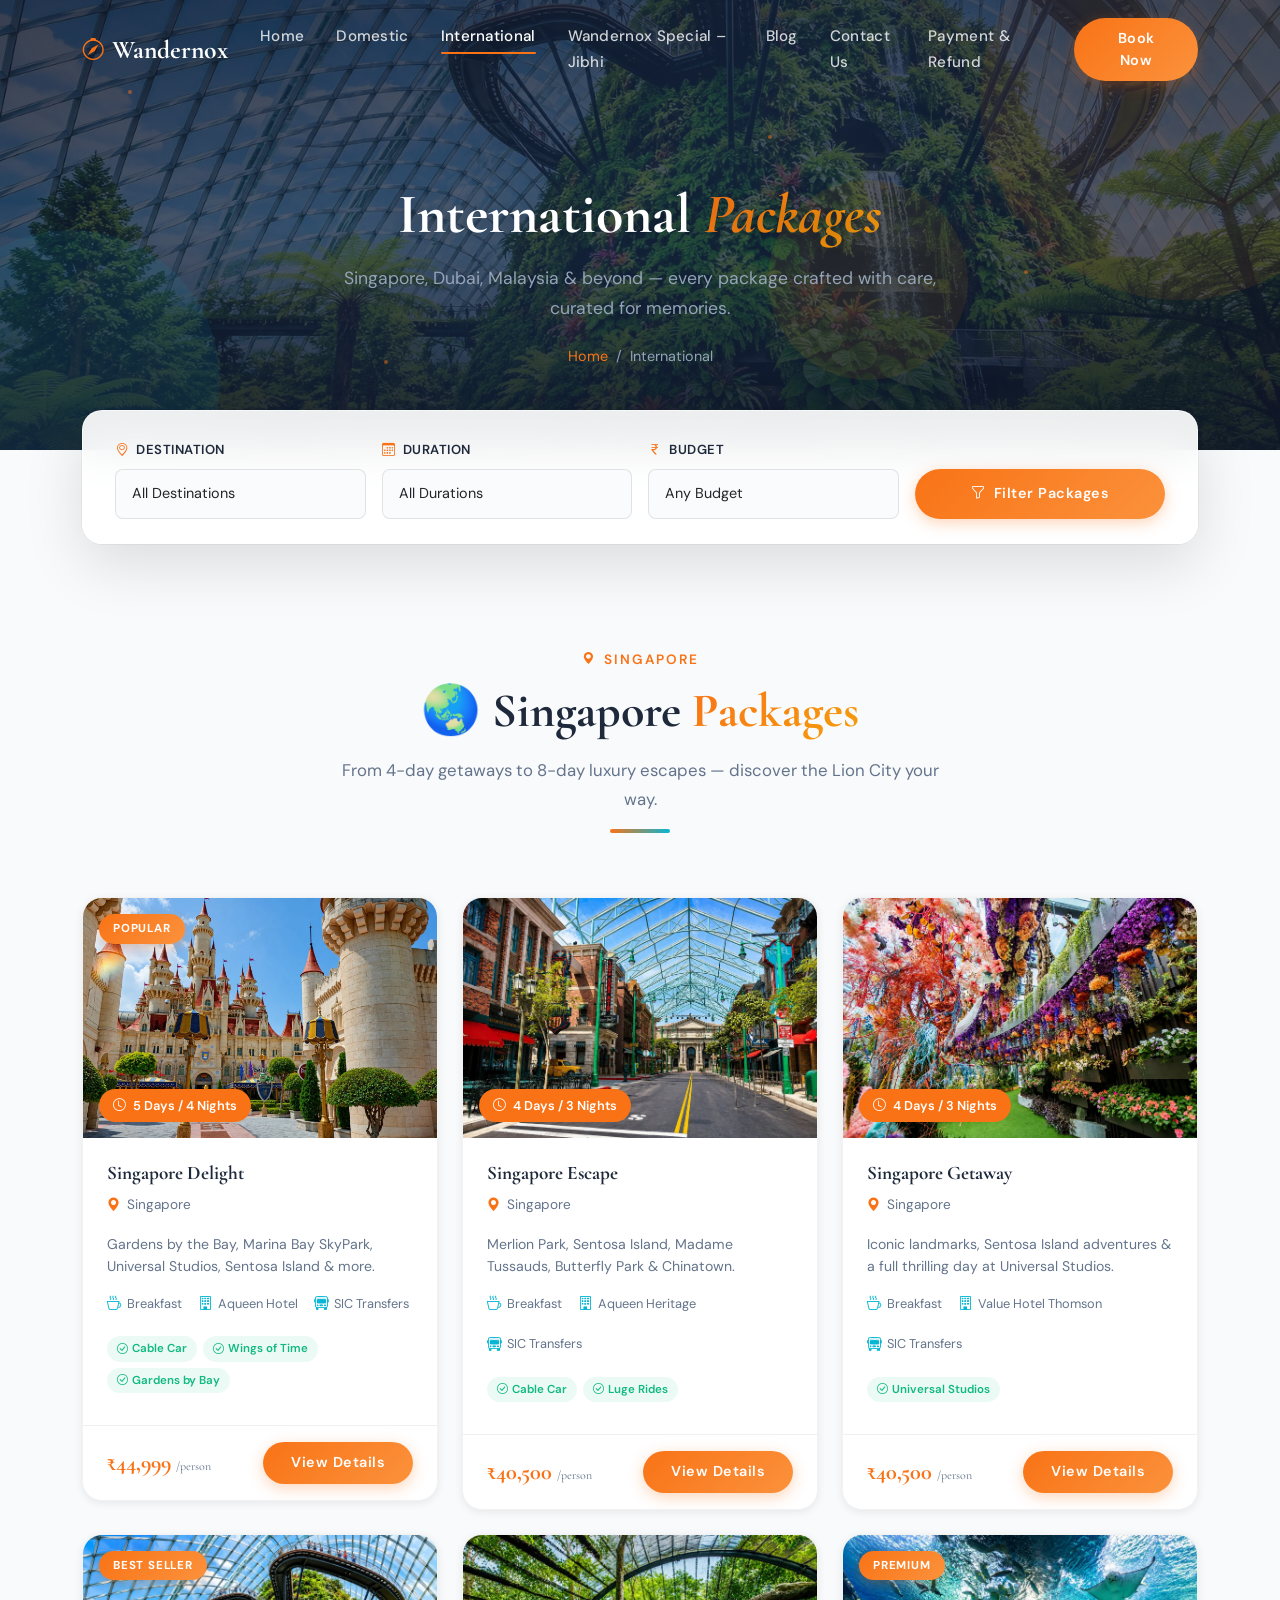
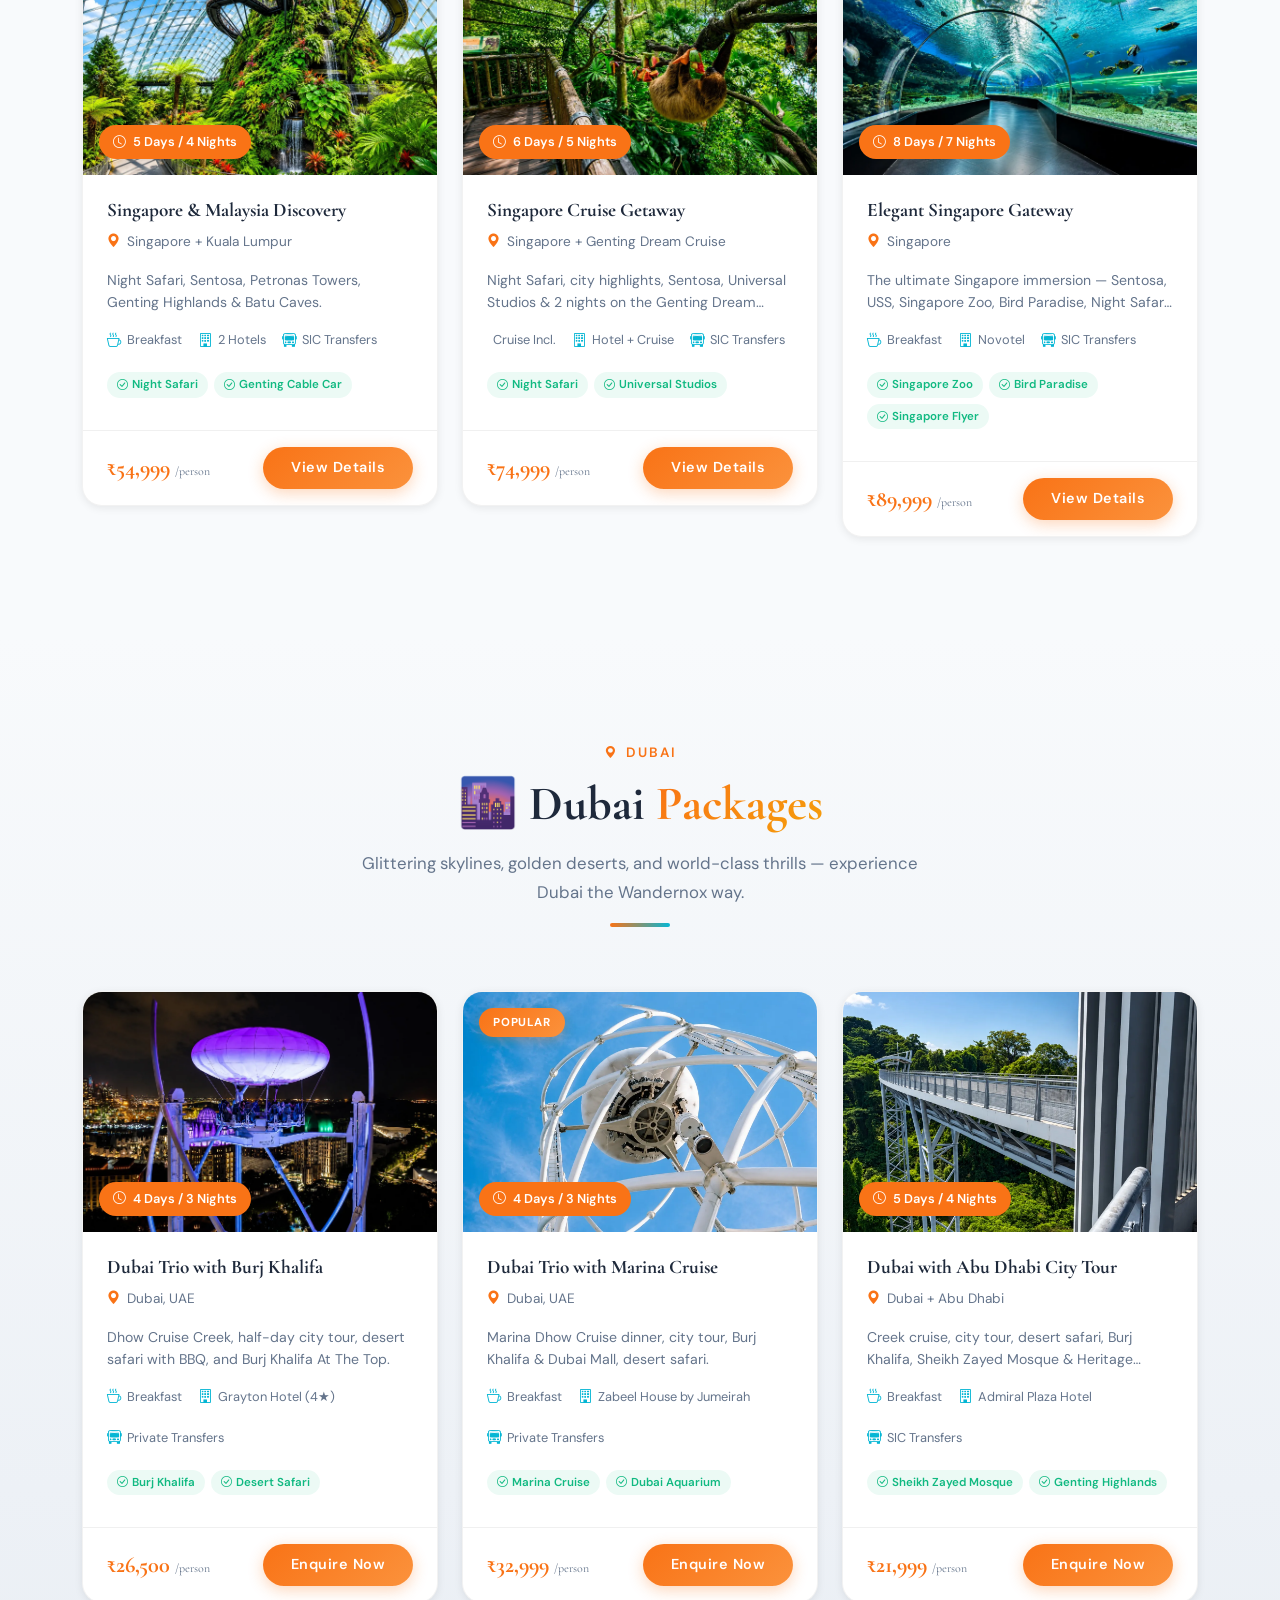
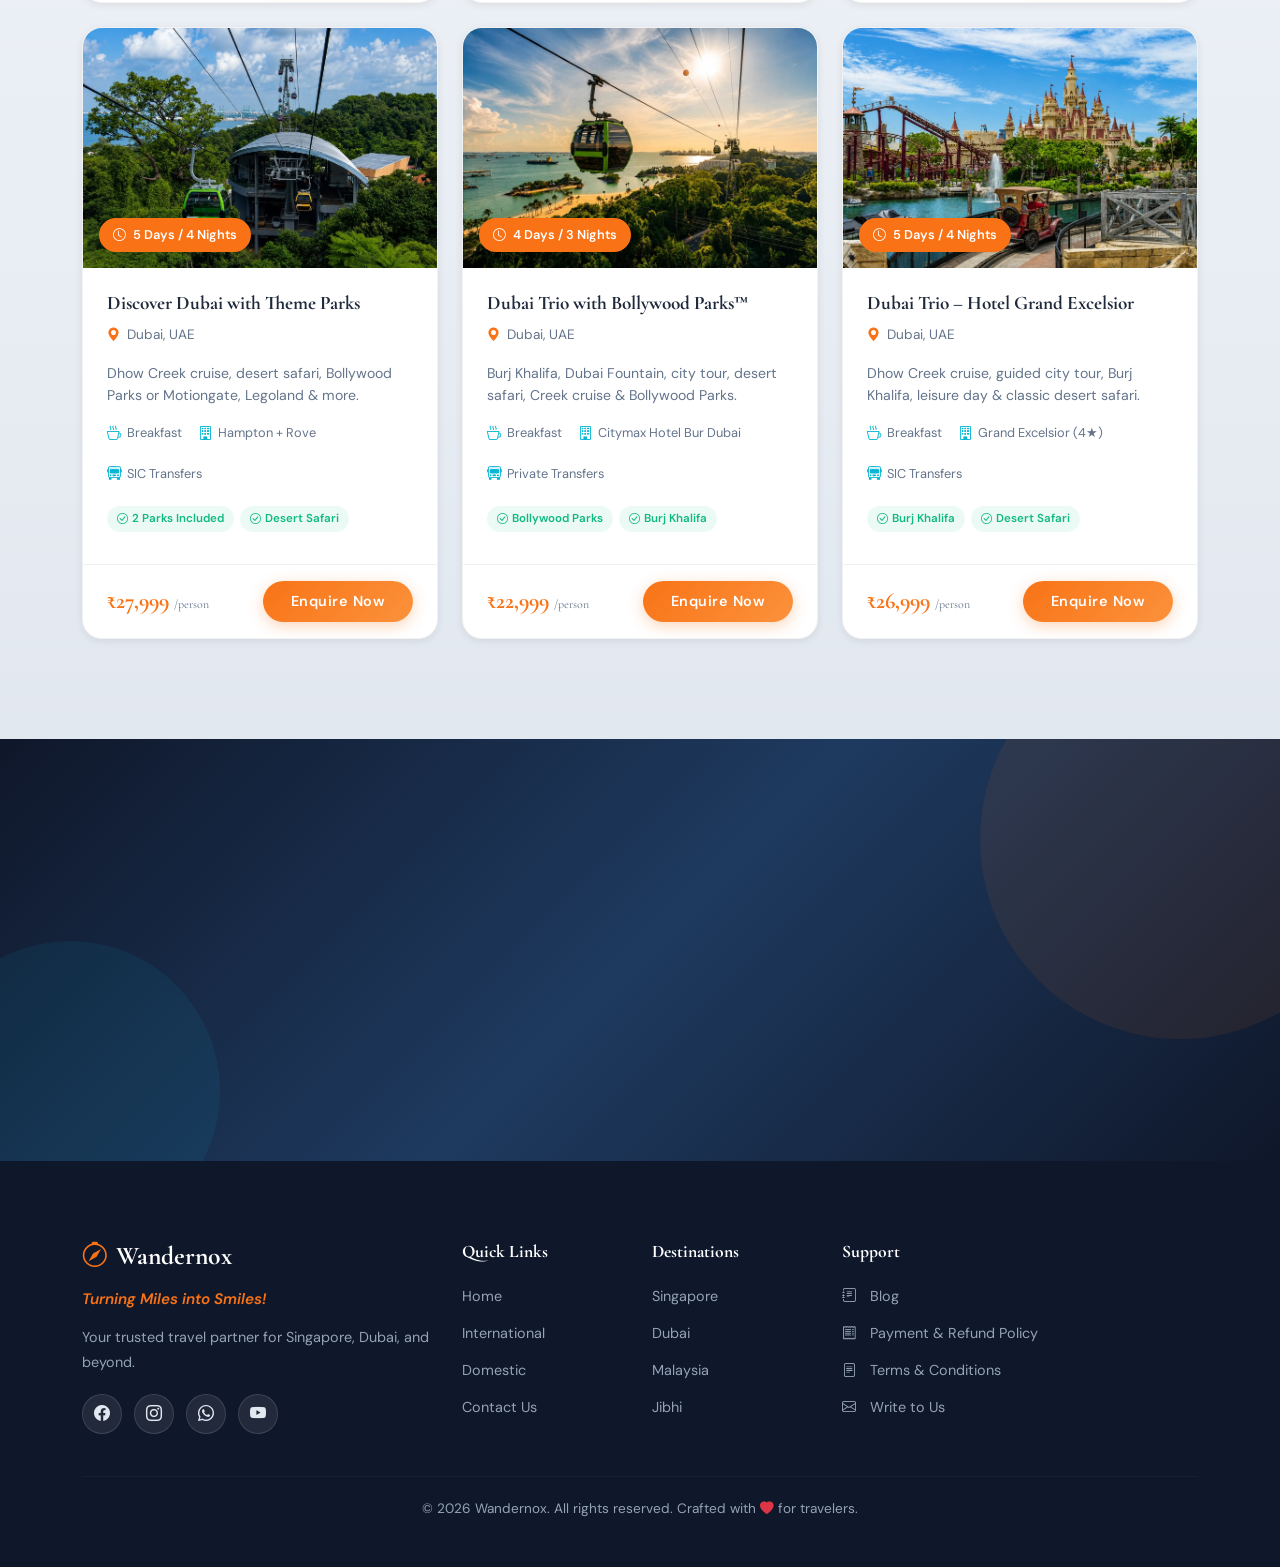
<file: international.html>
<!DOCTYPE html>
<html lang="en">
<head>
  <meta charset="UTF-8">
  <meta name="viewport" content="width=device-width, initial-scale=1.0">
  <title>International Packages – Wandernox | Singapore, Dubai & More</title>
  <meta name="description" content="Explore our curated international tour packages — Singapore, Dubai, Malaysia and beyond. Expertly crafted itineraries starting from ₹22,999.">
  <link rel="preconnect" href="https://fonts.googleapis.com">
  <link rel="preconnect" href="https://fonts.gstatic.com" crossorigin>
  <link href="https://fonts.googleapis.com/css2?family=Cormorant+Garamond:ital,wght@0,400;0,500;0,600;0,700;1,400;1,600&family=DM+Sans:wght@300;400;500;600;700&family=Playfair+Display:ital,wght@0,700;1,600&display=swap" rel="stylesheet">
  <link href="https://cdn.jsdelivr.net/npm/bootstrap@5.3.3/dist/css/bootstrap.min.css" rel="stylesheet">
  <link href="https://cdn.jsdelivr.net/npm/bootstrap-icons@1.11.3/font/bootstrap-icons.min.css" rel="stylesheet">
  <link href="https://cdn.jsdelivr.net/npm/aos@2.3.4/dist/aos.css" rel="stylesheet">
  <link href="css/style.css" rel="stylesheet">
</head>
<body>

  <div class="preloader"><div class="spinner"></div></div>
  <button class="back-to-top"><i class="bi bi-arrow-up-short"></i></button>

  <!-- NAVBAR -->
  <nav class="navbar navbar-expand-lg navbar-dark fixed-top" id="mainNav">
    <div class="container">
      <a class="navbar-brand" href="index.html"><i class="bi bi-compass"></i> Wandernox</a>
      <button class="navbar-toggler" type="button" data-bs-toggle="collapse" data-bs-target="#navbarNav"><span class="navbar-toggler-icon"></span></button>
      <div class="collapse navbar-collapse" id="navbarNav">
        <ul class="navbar-nav ms-auto">
          <li class="nav-item"><a class="nav-link" href="index.html">Home</a></li>
          <li class="nav-item dropdown">
            <a class="nav-link dropdown-toggle" href="#" data-bs-toggle="dropdown">Domestic</a>
            <ul class="dropdown-menu">
              <li><a class="dropdown-item" href="jibhi.html">Jibhi Special Package</a></li>
              <li><a class="dropdown-item" href="#">Package of the Month</a></li>
            </ul>
          </li>
          <li class="nav-item"><a class="nav-link active" href="international.html">International</a></li>
          <li class="nav-item"><a class="nav-link" href="jibhi.html">Wandernox Special – Jibhi</a></li>
          <li class="nav-item"><a class="nav-link" href="blog.html">Blog</a></li>
          <li class="nav-item"><a class="nav-link" href="contact.html">Contact Us</a></li>
          <li class="nav-item"><a class="nav-link" href="refund.html">Payment & Refund</a></li>
        </ul>
        <a href="contact.html" class="btn btn-accent ms-lg-3">Book Now</a>
      </div>
    </div>
  </nav>

  <!-- PAGE HERO -->
  <section class="page-hero">
    <div class="hero-bg"><img src="assets/images/singapore-024.webp" alt="International Destinations"></div>
    <div class="hero-overlay"></div>
    <div class="floating-shapes"><div class="shape shape-1"></div><div class="shape shape-2"></div><div class="shape shape-3"></div></div>
    <div class="particles"><div class="particle"></div><div class="particle"></div><div class="particle"></div><div class="particle"></div></div>
    <div class="hero-content">
      <h1 data-aos="fade-up">International <span>Packages</span></h1>
      <p data-aos="fade-up" data-aos-delay="100">Singapore, Dubai, Malaysia & beyond — every package crafted with care, curated for memories.</p>
      <div class="breadcrumb-custom" data-aos="fade-up" data-aos-delay="200">
        <a href="index.html">Home</a><span>/</span><span>International</span>
      </div>
    </div>
  </section>

  <!-- FILTER BAR -->
  <section class="container" style="margin-top:-40px; position:relative; z-index:100;" data-aos="fade-up">
    <div class="search-bar glass-search">
      <div class="row g-3 align-items-end">
        <div class="col-lg-3 col-md-6">
          <label class="form-label fw-semibold"><i class="bi bi-geo-alt me-1 text-accent"></i> Destination</label>
          <select class="form-select" id="destFilter">
            <option value="all">All Destinations</option>
            <option value="singapore">Singapore</option>
            <option value="dubai">Dubai</option>
            <option value="malaysia">Singapore & Malaysia</option>
          </select>
        </div>
        <div class="col-lg-3 col-md-6">
          <label class="form-label fw-semibold"><i class="bi bi-calendar3 me-1 text-accent"></i> Duration</label>
          <select class="form-select" id="durFilter">
            <option value="all">All Durations</option>
            <option value="short">3-4 Nights</option>
            <option value="medium">5-6 Nights</option>
            <option value="long">7+ Nights</option>
          </select>
        </div>
        <div class="col-lg-3 col-md-6">
          <label class="form-label fw-semibold"><i class="bi bi-currency-rupee me-1 text-accent"></i> Budget</label>
          <select class="form-select" id="budgetFilter">
            <option value="all">Any Budget</option>
            <option value="budget">Under ₹30,000</option>
            <option value="mid">₹30,000 – ₹60,000</option>
            <option value="premium">Above ₹60,000</option>
          </select>
        </div>
        <div class="col-lg-3 col-md-12">
          <button class="btn btn-accent w-100" style="padding:14px 24px;" onclick="filterPackages()"><i class="bi bi-funnel me-1"></i> Filter Packages</button>
        </div>
      </div>
    </div>
  </section>

  <!-- SINGAPORE PACKAGES -->
  <section class="section" id="singapore">
    <div class="container">
      <div class="section-header" data-aos="fade-up">
        <div class="section-tag"><i class="bi bi-geo-alt-fill"></i> Singapore</div>
        <h2>🌏 Singapore <span>Packages</span></h2>
        <p>From 4-day getaways to 8-day luxury escapes — discover the Lion City your way.</p>
        <div class="section-divider"></div>
      </div>
      <div class="row g-4">

        <!-- Singapore 5 Day Delight -->
        <div class="col-lg-4 col-md-6" data-aos="fade-up" data-aos-delay="0">
          <div class="tour-card" data-dest="singapore" data-dur="medium" data-budget="mid">
            <div class="card-image">
              <img src="assets/images/singapore-001.webp" alt="Singapore Delight 5 Days">
              <span class="duration-badge"><i class="bi bi-clock me-1"></i> 5 Days / 4 Nights</span>
              <div class="card-badge-top">Popular</div>
            </div>
            <div class="card-body">
              <h4>Singapore Delight</h4>
              <div class="location"><i class="bi bi-geo-alt-fill"></i> Singapore</div>
              <p class="card-desc">Gardens by the Bay, Marina Bay SkyPark, Universal Studios, Sentosa Island & more.</p>
              <div class="card-features">
                <span class="feature"><i class="bi bi-cup-hot"></i> Breakfast</span>
                <span class="feature"><i class="bi bi-building"></i> Aqueen Hotel</span>
                <span class="feature"><i class="bi bi-bus-front"></i> SIC Transfers</span>
              </div>
              <div class="inclusions-mini">
                <span class="inc-tag"><i class="bi bi-check-circle"></i> Cable Car</span>
                <span class="inc-tag"><i class="bi bi-check-circle"></i> Wings of Time</span>
                <span class="inc-tag"><i class="bi bi-check-circle"></i> Gardens by Bay</span>
              </div>
            </div>
            <div class="card-footer">
              <span class="price">₹44,999 <small>/person</small></span>
              <a href="singapore-5day.html" class="btn btn-accent btn-sm">View Details</a>
            </div>
          </div>
        </div>

        <!-- Singapore 4 Day Escape -->
        <div class="col-lg-4 col-md-6" data-aos="fade-up" data-aos-delay="100">
          <div class="tour-card" data-dest="singapore" data-dur="short" data-budget="mid">
            <div class="card-image">
              <img src="assets/images/singapore-009.webp" alt="Singapore Escape 4 Days">
              <span class="duration-badge"><i class="bi bi-clock me-1"></i> 4 Days / 3 Nights</span>
            </div>
            <div class="card-body">
              <h4>Singapore Escape</h4>
              <div class="location"><i class="bi bi-geo-alt-fill"></i> Singapore</div>
              <p class="card-desc">Merlion Park, Sentosa Island, Madame Tussauds, Butterfly Park & Chinatown.</p>
              <div class="card-features">
                <span class="feature"><i class="bi bi-cup-hot"></i> Breakfast</span>
                <span class="feature"><i class="bi bi-building"></i> Aqueen Heritage</span>
                <span class="feature"><i class="bi bi-bus-front"></i> SIC Transfers</span>
              </div>
              <div class="inclusions-mini">
                <span class="inc-tag"><i class="bi bi-check-circle"></i> Cable Car</span>
                <span class="inc-tag"><i class="bi bi-check-circle"></i> Luge Rides</span>
              </div>
            </div>
            <div class="card-footer">
              <span class="price">₹40,500 <small>/person</small></span>
              <a href="singapore-5day.html" class="btn btn-accent btn-sm">View Details</a>
            </div>
          </div>
        </div>

        <!-- Singapore 4 Day Getaway (USS) -->
        <div class="col-lg-4 col-md-6" data-aos="fade-up" data-aos-delay="200">
          <div class="tour-card" data-dest="singapore" data-dur="short" data-budget="mid">
            <div class="card-image">
              <img src="assets/images/singapore-017.webp" alt="Singapore Getaway 4 Days">
              <span class="duration-badge"><i class="bi bi-clock me-1"></i> 4 Days / 3 Nights</span>
            </div>
            <div class="card-body">
              <h4>Singapore Getaway</h4>
              <div class="location"><i class="bi bi-geo-alt-fill"></i> Singapore</div>
              <p class="card-desc">Iconic landmarks, Sentosa Island adventures & a full thrilling day at Universal Studios.</p>
              <div class="card-features">
                <span class="feature"><i class="bi bi-cup-hot"></i> Breakfast</span>
                <span class="feature"><i class="bi bi-building"></i> Value Hotel Thomson</span>
                <span class="feature"><i class="bi bi-bus-front"></i> SIC Transfers</span>
              </div>
              <div class="inclusions-mini">
                <span class="inc-tag"><i class="bi bi-check-circle"></i> Universal Studios</span>
              </div>
            </div>
            <div class="card-footer">
              <span class="price">₹40,500 <small>/person</small></span>
              <a href="singapore-5day.html" class="btn btn-accent btn-sm">View Details</a>
            </div>
          </div>
        </div>

        <!-- Singapore & Malaysia -->
        <div class="col-lg-4 col-md-6" data-aos="fade-up" data-aos-delay="0">
          <div class="tour-card" data-dest="malaysia" data-dur="medium" data-budget="mid">
            <div class="card-image">
              <img src="assets/images/singapore-024.webp" alt="Singapore Malaysia 5 Days">
              <span class="duration-badge"><i class="bi bi-clock me-1"></i> 5 Days / 4 Nights</span>
              <div class="card-badge-top">Best Seller</div>
            </div>
            <div class="card-body">
              <h4>Singapore & Malaysia Discovery</h4>
              <div class="location"><i class="bi bi-geo-alt-fill"></i> Singapore + Kuala Lumpur</div>
              <p class="card-desc">Night Safari, Sentosa, Petronas Towers, Genting Highlands & Batu Caves.</p>
              <div class="card-features">
                <span class="feature"><i class="bi bi-cup-hot"></i> Breakfast</span>
                <span class="feature"><i class="bi bi-building"></i> 2 Hotels</span>
                <span class="feature"><i class="bi bi-bus-front"></i> SIC Transfers</span>
              </div>
              <div class="inclusions-mini">
                <span class="inc-tag"><i class="bi bi-check-circle"></i> Night Safari</span>
                <span class="inc-tag"><i class="bi bi-check-circle"></i> Genting Cable Car</span>
              </div>
            </div>
            <div class="card-footer">
              <span class="price">₹54,999 <small>/person</small></span>
              <a href="singapore-5day.html" class="btn btn-accent btn-sm">View Details</a>
            </div>
          </div>
        </div>

        <!-- Singapore Cruise -->
        <div class="col-lg-4 col-md-6" data-aos="fade-up" data-aos-delay="100" id="cruise">
          <div class="tour-card" data-dest="singapore" data-dur="medium" data-budget="premium">
            <div class="card-image">
              <img src="assets/images/singapore-048.webp" alt="Singapore Cruise">
              <span class="duration-badge"><i class="bi bi-clock me-1"></i> 6 Days / 5 Nights</span>
            </div>
            <div class="card-body">
              <h4>Singapore Cruise Getaway</h4>
              <div class="location"><i class="bi bi-geo-alt-fill"></i> Singapore + Genting Dream Cruise</div>
              <p class="card-desc">Night Safari, city highlights, Sentosa, Universal Studios & 2 nights on the Genting Dream Cruise.</p>
              <div class="card-features">
                <span class="feature"><i class="bi bi-ship"></i> Cruise Incl.</span>
                <span class="feature"><i class="bi bi-building"></i> Hotel + Cruise</span>
                <span class="feature"><i class="bi bi-bus-front"></i> SIC Transfers</span>
              </div>
              <div class="inclusions-mini">
                <span class="inc-tag"><i class="bi bi-check-circle"></i> Night Safari</span>
                <span class="inc-tag"><i class="bi bi-check-circle"></i> Universal Studios</span>
              </div>
            </div>
            <div class="card-footer">
              <span class="price">₹74,999 <small>/person</small></span>
              <a href="singapore-5day.html" class="btn btn-accent btn-sm">View Details</a>
            </div>
          </div>
        </div>

        <!-- Singapore 8 Day Elegant -->
        <div class="col-lg-4 col-md-6" data-aos="fade-up" data-aos-delay="200">
          <div class="tour-card" data-dest="singapore" data-dur="long" data-budget="premium">
            <div class="card-image">
              <img src="assets/images/singapore-060.webp" alt="Singapore 8 Days">
              <span class="duration-badge"><i class="bi bi-clock me-1"></i> 8 Days / 7 Nights</span>
              <div class="card-badge-top">Premium</div>
            </div>
            <div class="card-body">
              <h4>Elegant Singapore Gateway</h4>
              <div class="location"><i class="bi bi-geo-alt-fill"></i> Singapore</div>
              <p class="card-desc">The ultimate Singapore immersion — Sentosa, USS, Singapore Zoo, Bird Paradise, Night Safari, Gardens by the Bay & more.</p>
              <div class="card-features">
                <span class="feature"><i class="bi bi-cup-hot"></i> Breakfast</span>
                <span class="feature"><i class="bi bi-building"></i> Novotel</span>
                <span class="feature"><i class="bi bi-bus-front"></i> SIC Transfers</span>
              </div>
              <div class="inclusions-mini">
                <span class="inc-tag"><i class="bi bi-check-circle"></i> Singapore Zoo</span>
                <span class="inc-tag"><i class="bi bi-check-circle"></i> Bird Paradise</span>
                <span class="inc-tag"><i class="bi bi-check-circle"></i> Singapore Flyer</span>
              </div>
            </div>
            <div class="card-footer">
              <span class="price">₹89,999 <small>/person</small></span>
              <a href="singapore-5day.html" class="btn btn-accent btn-sm">View Details</a>
            </div>
          </div>
        </div>

      </div>
    </div>
  </section>

  <!-- DUBAI PACKAGES -->
  <section class="section section-gradient" id="dubai">
    <div class="container">
      <div class="section-header" data-aos="fade-up">
        <div class="section-tag"><i class="bi bi-geo-alt-fill"></i> Dubai</div>
        <h2>🌆 Dubai <span>Packages</span></h2>
        <p>Glittering skylines, golden deserts, and world-class thrills — experience Dubai the Wandernox way.</p>
        <div class="section-divider"></div>
      </div>
      <div class="row g-4">

        <div class="col-lg-4 col-md-6" data-aos="fade-up" data-aos-delay="0">
          <div class="tour-card" data-dest="dubai" data-dur="medium" data-budget="budget">
            <div class="card-image">
              <img src="assets/images/singapore-070.webp" alt="Dubai Trio Burj Khalifa">
              <span class="duration-badge"><i class="bi bi-clock me-1"></i> 4 Days / 3 Nights</span>
            </div>
            <div class="card-body">
              <h4>Dubai Trio with Burj Khalifa</h4>
              <div class="location"><i class="bi bi-geo-alt-fill"></i> Dubai, UAE</div>
              <p class="card-desc">Dhow Cruise Creek, half-day city tour, desert safari with BBQ, and Burj Khalifa At The Top.</p>
              <div class="card-features">
                <span class="feature"><i class="bi bi-cup-hot"></i> Breakfast</span>
                <span class="feature"><i class="bi bi-building"></i> Grayton Hotel (4★)</span>
                <span class="feature"><i class="bi bi-bus-front"></i> Private Transfers</span>
              </div>
              <div class="inclusions-mini">
                <span class="inc-tag"><i class="bi bi-check-circle"></i> Burj Khalifa</span>
                <span class="inc-tag"><i class="bi bi-check-circle"></i> Desert Safari</span>
              </div>
            </div>
            <div class="card-footer">
              <span class="price">₹26,500 <small>/person</small></span>
              <a href="contact.html" class="btn btn-accent btn-sm">Enquire Now</a>
            </div>
          </div>
        </div>

        <div class="col-lg-4 col-md-6" data-aos="fade-up" data-aos-delay="100">
          <div class="tour-card" data-dest="dubai" data-dur="short" data-budget="budget">
            <div class="card-image">
              <img src="assets/images/singapore-072.webp" alt="Dubai Marina Cruise">
              <span class="duration-badge"><i class="bi bi-clock me-1"></i> 4 Days / 3 Nights</span>
              <div class="card-badge-top">Popular</div>
            </div>
            <div class="card-body">
              <h4>Dubai Trio with Marina Cruise</h4>
              <div class="location"><i class="bi bi-geo-alt-fill"></i> Dubai, UAE</div>
              <p class="card-desc">Marina Dhow Cruise dinner, city tour, Burj Khalifa & Dubai Mall, desert safari.</p>
              <div class="card-features">
                <span class="feature"><i class="bi bi-cup-hot"></i> Breakfast</span>
                <span class="feature"><i class="bi bi-building"></i> Zabeel House by Jumeirah</span>
                <span class="feature"><i class="bi bi-bus-front"></i> Private Transfers</span>
              </div>
              <div class="inclusions-mini">
                <span class="inc-tag"><i class="bi bi-check-circle"></i> Marina Cruise</span>
                <span class="inc-tag"><i class="bi bi-check-circle"></i> Dubai Aquarium</span>
              </div>
            </div>
            <div class="card-footer">
              <span class="price">₹32,999 <small>/person</small></span>
              <a href="contact.html" class="btn btn-accent btn-sm">Enquire Now</a>
            </div>
          </div>
        </div>

        <div class="col-lg-4 col-md-6" data-aos="fade-up" data-aos-delay="200">
          <div class="tour-card" data-dest="dubai" data-dur="medium" data-budget="budget">
            <div class="card-image">
              <img src="assets/images/singapore-075.webp" alt="Dubai with Abu Dhabi">
              <span class="duration-badge"><i class="bi bi-clock me-1"></i> 5 Days / 4 Nights</span>
            </div>
            <div class="card-body">
              <h4>Dubai with Abu Dhabi City Tour</h4>
              <div class="location"><i class="bi bi-geo-alt-fill"></i> Dubai + Abu Dhabi</div>
              <p class="card-desc">Creek cruise, city tour, desert safari, Burj Khalifa, Sheikh Zayed Mosque & Heritage Village.</p>
              <div class="card-features">
                <span class="feature"><i class="bi bi-cup-hot"></i> Breakfast</span>
                <span class="feature"><i class="bi bi-building"></i> Admiral Plaza Hotel</span>
                <span class="feature"><i class="bi bi-bus-front"></i> SIC Transfers</span>
              </div>
              <div class="inclusions-mini">
                <span class="inc-tag"><i class="bi bi-check-circle"></i> Sheikh Zayed Mosque</span>
                <span class="inc-tag"><i class="bi bi-check-circle"></i> Genting Highlands</span>
              </div>
            </div>
            <div class="card-footer">
              <span class="price">₹21,999 <small>/person</small></span>
              <a href="contact.html" class="btn btn-accent btn-sm">Enquire Now</a>
            </div>
          </div>
        </div>

        <div class="col-lg-4 col-md-6" data-aos="fade-up" data-aos-delay="0">
          <div class="tour-card" data-dest="dubai" data-dur="medium" data-budget="mid">
            <div class="card-image">
              <img src="assets/images/singapore-078.webp" alt="Dubai Theme Parks">
              <span class="duration-badge"><i class="bi bi-clock me-1"></i> 5 Days / 4 Nights</span>
            </div>
            <div class="card-body">
              <h4>Discover Dubai with Theme Parks</h4>
              <div class="location"><i class="bi bi-geo-alt-fill"></i> Dubai, UAE</div>
              <p class="card-desc">Dhow Creek cruise, desert safari, Bollywood Parks or Motiongate, Legoland & more.</p>
              <div class="card-features">
                <span class="feature"><i class="bi bi-cup-hot"></i> Breakfast</span>
                <span class="feature"><i class="bi bi-building"></i> Hampton + Rove</span>
                <span class="feature"><i class="bi bi-bus-front"></i> SIC Transfers</span>
              </div>
              <div class="inclusions-mini">
                <span class="inc-tag"><i class="bi bi-check-circle"></i> 2 Parks Included</span>
                <span class="inc-tag"><i class="bi bi-check-circle"></i> Desert Safari</span>
              </div>
            </div>
            <div class="card-footer">
              <span class="price">₹27,999 <small>/person</small></span>
              <a href="contact.html" class="btn btn-accent btn-sm">Enquire Now</a>
            </div>
          </div>
        </div>

        <div class="col-lg-4 col-md-6" data-aos="fade-up" data-aos-delay="100">
          <div class="tour-card" data-dest="dubai" data-dur="medium" data-budget="budget">
            <div class="card-image">
              <img src="assets/images/singapore-080.webp" alt="Dubai Bollywood Parks">
              <span class="duration-badge"><i class="bi bi-clock me-1"></i> 4 Days / 3 Nights</span>
            </div>
            <div class="card-body">
              <h4>Dubai Trio with Bollywood Parks™</h4>
              <div class="location"><i class="bi bi-geo-alt-fill"></i> Dubai, UAE</div>
              <p class="card-desc">Burj Khalifa, Dubai Fountain, city tour, desert safari, Creek cruise & Bollywood Parks.</p>
              <div class="card-features">
                <span class="feature"><i class="bi bi-cup-hot"></i> Breakfast</span>
                <span class="feature"><i class="bi bi-building"></i> Citymax Hotel Bur Dubai</span>
                <span class="feature"><i class="bi bi-bus-front"></i> Private Transfers</span>
              </div>
              <div class="inclusions-mini">
                <span class="inc-tag"><i class="bi bi-check-circle"></i> Bollywood Parks</span>
                <span class="inc-tag"><i class="bi bi-check-circle"></i> Burj Khalifa</span>
              </div>
            </div>
            <div class="card-footer">
              <span class="price">₹22,999 <small>/person</small></span>
              <a href="contact.html" class="btn btn-accent btn-sm">Enquire Now</a>
            </div>
          </div>
        </div>

        <div class="col-lg-4 col-md-6" data-aos="fade-up" data-aos-delay="200">
          <div class="tour-card" data-dest="dubai" data-dur="medium" data-budget="budget">
            <div class="card-image">
              <img src="assets/images/singapore-082.webp" alt="Dubai Grand Excelsior">
              <span class="duration-badge"><i class="bi bi-clock me-1"></i> 5 Days / 4 Nights</span>
            </div>
            <div class="card-body">
              <h4>Dubai Trio – Hotel Grand Excelsior</h4>
              <div class="location"><i class="bi bi-geo-alt-fill"></i> Dubai, UAE</div>
              <p class="card-desc">Dhow Creek cruise, guided city tour, Burj Khalifa, leisure day & classic desert safari.</p>
              <div class="card-features">
                <span class="feature"><i class="bi bi-cup-hot"></i> Breakfast</span>
                <span class="feature"><i class="bi bi-building"></i> Grand Excelsior (4★)</span>
                <span class="feature"><i class="bi bi-bus-front"></i> SIC Transfers</span>
              </div>
              <div class="inclusions-mini">
                <span class="inc-tag"><i class="bi bi-check-circle"></i> Burj Khalifa</span>
                <span class="inc-tag"><i class="bi bi-check-circle"></i> Desert Safari</span>
              </div>
            </div>
            <div class="card-footer">
              <span class="price">₹26,999 <small>/person</small></span>
              <a href="contact.html" class="btn btn-accent btn-sm">Enquire Now</a>
            </div>
          </div>
        </div>

      </div>
    </div>
  </section>

  <!-- CTA -->
  <section class="cta-section">
    <div class="floating-shapes"><div class="shape shape-1"></div><div class="shape shape-2"></div></div>
    <div class="container position-relative" style="z-index:2;" data-aos="zoom-in">
      <h2>Can't Find What You're <span>Looking For?</span></h2>
      <p>We specialize in custom itineraries. Tell us your dream destination, dates & budget — we'll craft the perfect package for you.</p>
      <div class="d-flex justify-content-center gap-3 flex-wrap">
        <a href="contact.html" class="btn btn-accent btn-lg"><i class="bi bi-send me-2"></i>Get a Custom Quote</a>
        <a href="tel:+91" class="btn btn-glass btn-lg"><i class="bi bi-telephone me-2"></i>Call Us Now</a>
      </div>
    </div>
  </section>

  <!-- FOOTER -->
  <footer class="footer">
    <div class="container">
      <div class="row g-4">
        <div class="col-lg-4">
          <div class="footer-brand">
            <h3><i class="bi bi-compass"></i> Wandernox</h3>
            <p class="footer-tagline">Turning Miles into Smiles!</p>
            <p>Your trusted travel partner for Singapore, Dubai, and beyond.</p>
            <div class="social-links">
              <a href="#"><i class="bi bi-facebook"></i></a>
              <a href="#"><i class="bi bi-instagram"></i></a>
              <a href="#"><i class="bi bi-whatsapp"></i></a>
              <a href="#"><i class="bi bi-youtube"></i></a>
            </div>
          </div>
        </div>
        <div class="col-lg-2 col-md-4"><h5>Quick Links</h5><ul class="footer-links"><li><a href="index.html">Home</a></li><li><a href="international.html">International</a></li><li><a href="jibhi.html">Domestic</a></li><li><a href="contact.html">Contact Us</a></li></ul></div>
        <div class="col-lg-2 col-md-4"><h5>Destinations</h5><ul class="footer-links"><li><a href="#singapore">Singapore</a></li><li><a href="#dubai">Dubai</a></li><li><a href="#malaysia">Malaysia</a></li><li><a href="jibhi.html">Jibhi</a></li></ul></div>
        <div class="col-lg-4 col-md-4"><h5>Support</h5><ul class="footer-links"><li><a href="blog.html"><i class="bi bi-journal-text me-2"></i>Blog</a></li><li><a href="refund.html"><i class="bi bi-receipt me-2"></i>Payment & Refund Policy</a></li><li><a href="refund.html#terms"><i class="bi bi-file-text me-2"></i>Terms & Conditions</a></li><li><a href="contact.html"><i class="bi bi-envelope me-2"></i>Write to Us</a></li></ul></div>
      </div>
      <hr>
      <div class="footer-bottom"><p>&copy; 2026 Wandernox. All rights reserved. Crafted with <i class="bi bi-heart-fill text-danger"></i> for travelers.</p></div>
    </div>
  </footer>

  <script src="https://cdn.jsdelivr.net/npm/bootstrap@5.3.3/dist/js/bootstrap.bundle.min.js"></script>
  <script src="https://cdn.jsdelivr.net/npm/aos@2.3.4/dist/aos.js"></script>
  <script>
    AOS.init({ duration: 800, once: true, offset: 100 });
    window.addEventListener('scroll', () => {
      const nav = document.getElementById('mainNav');
      const btn = document.querySelector('.back-to-top');
      if (window.scrollY > 50) { nav.classList.add('scrolled'); btn.classList.add('visible'); }
      else { nav.classList.remove('scrolled'); btn.classList.remove('visible'); }
    });
    window.addEventListener('load', () => { document.querySelector('.preloader').classList.add('hidden'); });
    document.querySelector('.back-to-top').addEventListener('click', () => { window.scrollTo({ top: 0, behavior: 'smooth' }); });

    function filterPackages() {
      const dest = document.getElementById('destFilter').value;
      const dur = document.getElementById('durFilter').value;
      const budget = document.getElementById('budgetFilter').value;
      document.querySelectorAll('.tour-card').forEach(card => {
        const d = card.dataset.dest, du = card.dataset.dur, b = card.dataset.budget;
        const show = (dest === 'all' || d === dest) && (dur === 'all' || du === dur) && (budget === 'all' || b === budget);
        card.closest('.col-lg-4').style.display = show ? '' : 'none';
      });
    }
  </script>
</body>
</html>
</file>
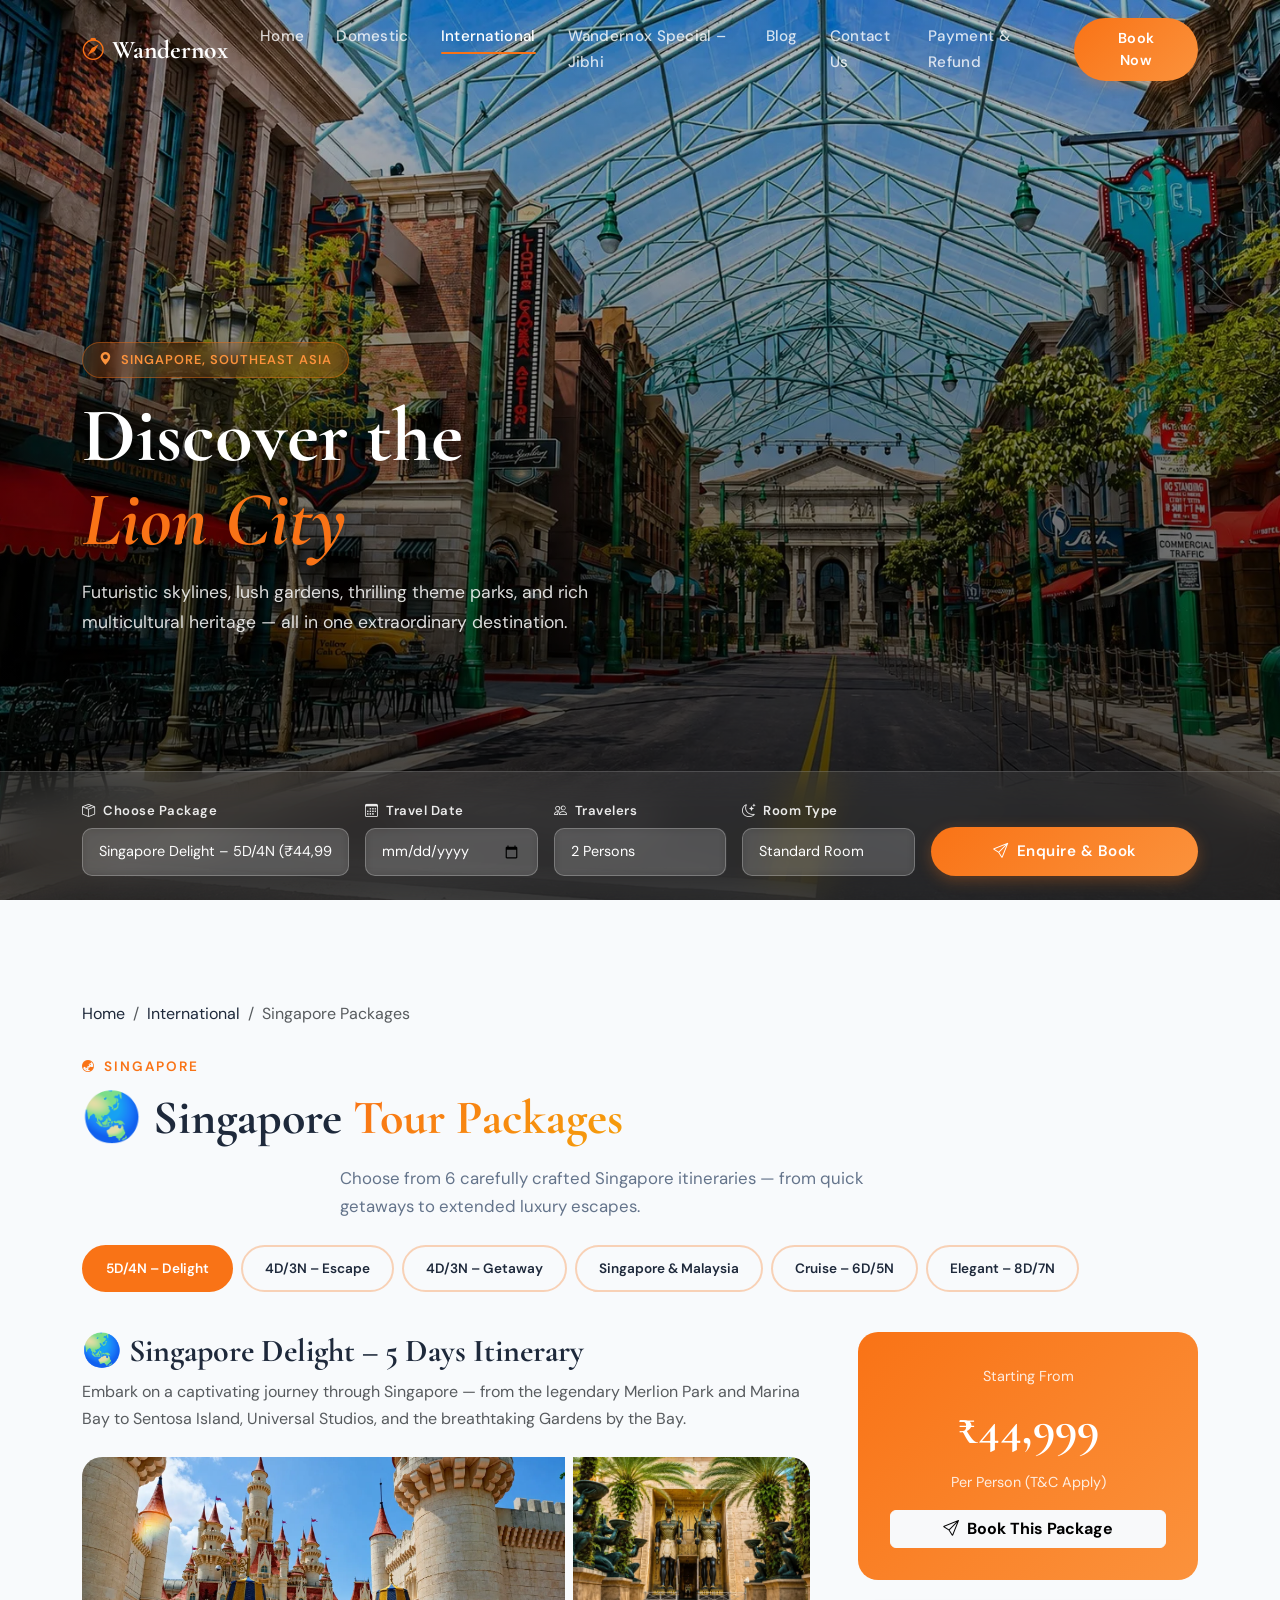
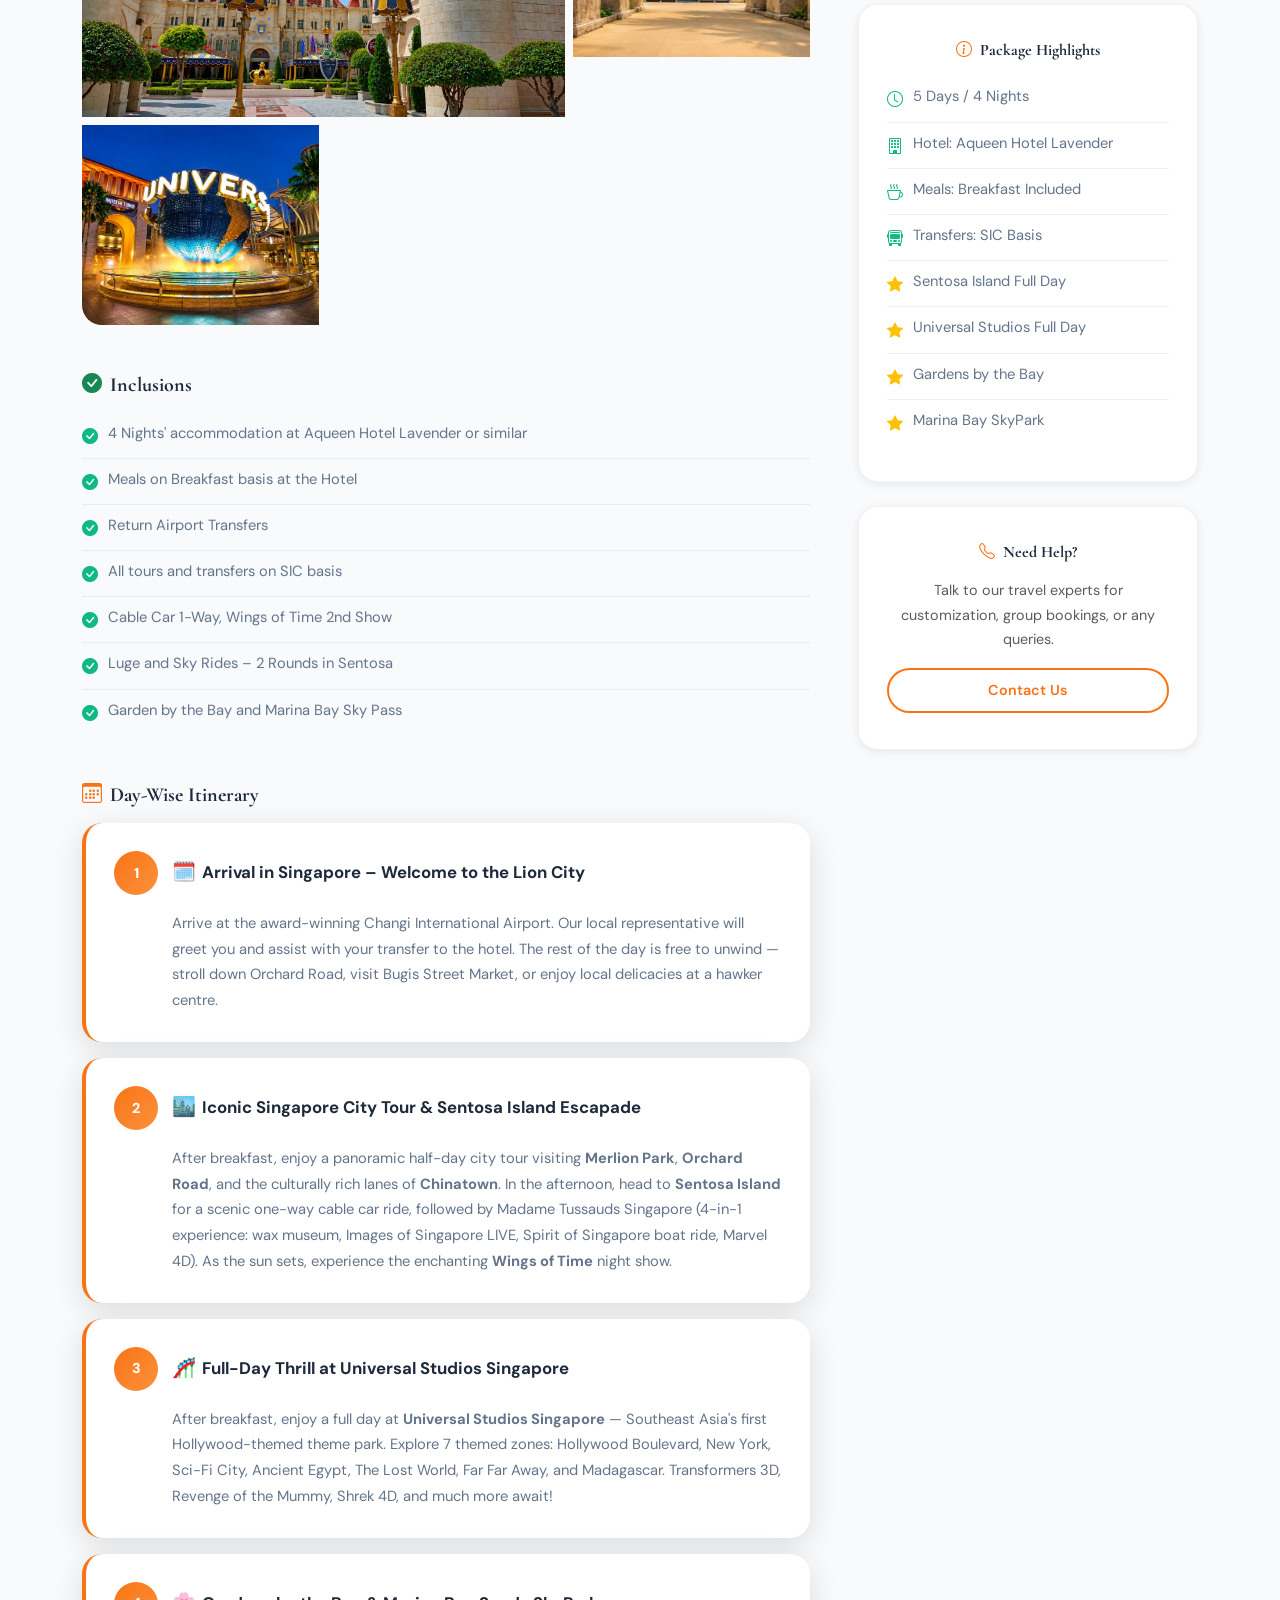
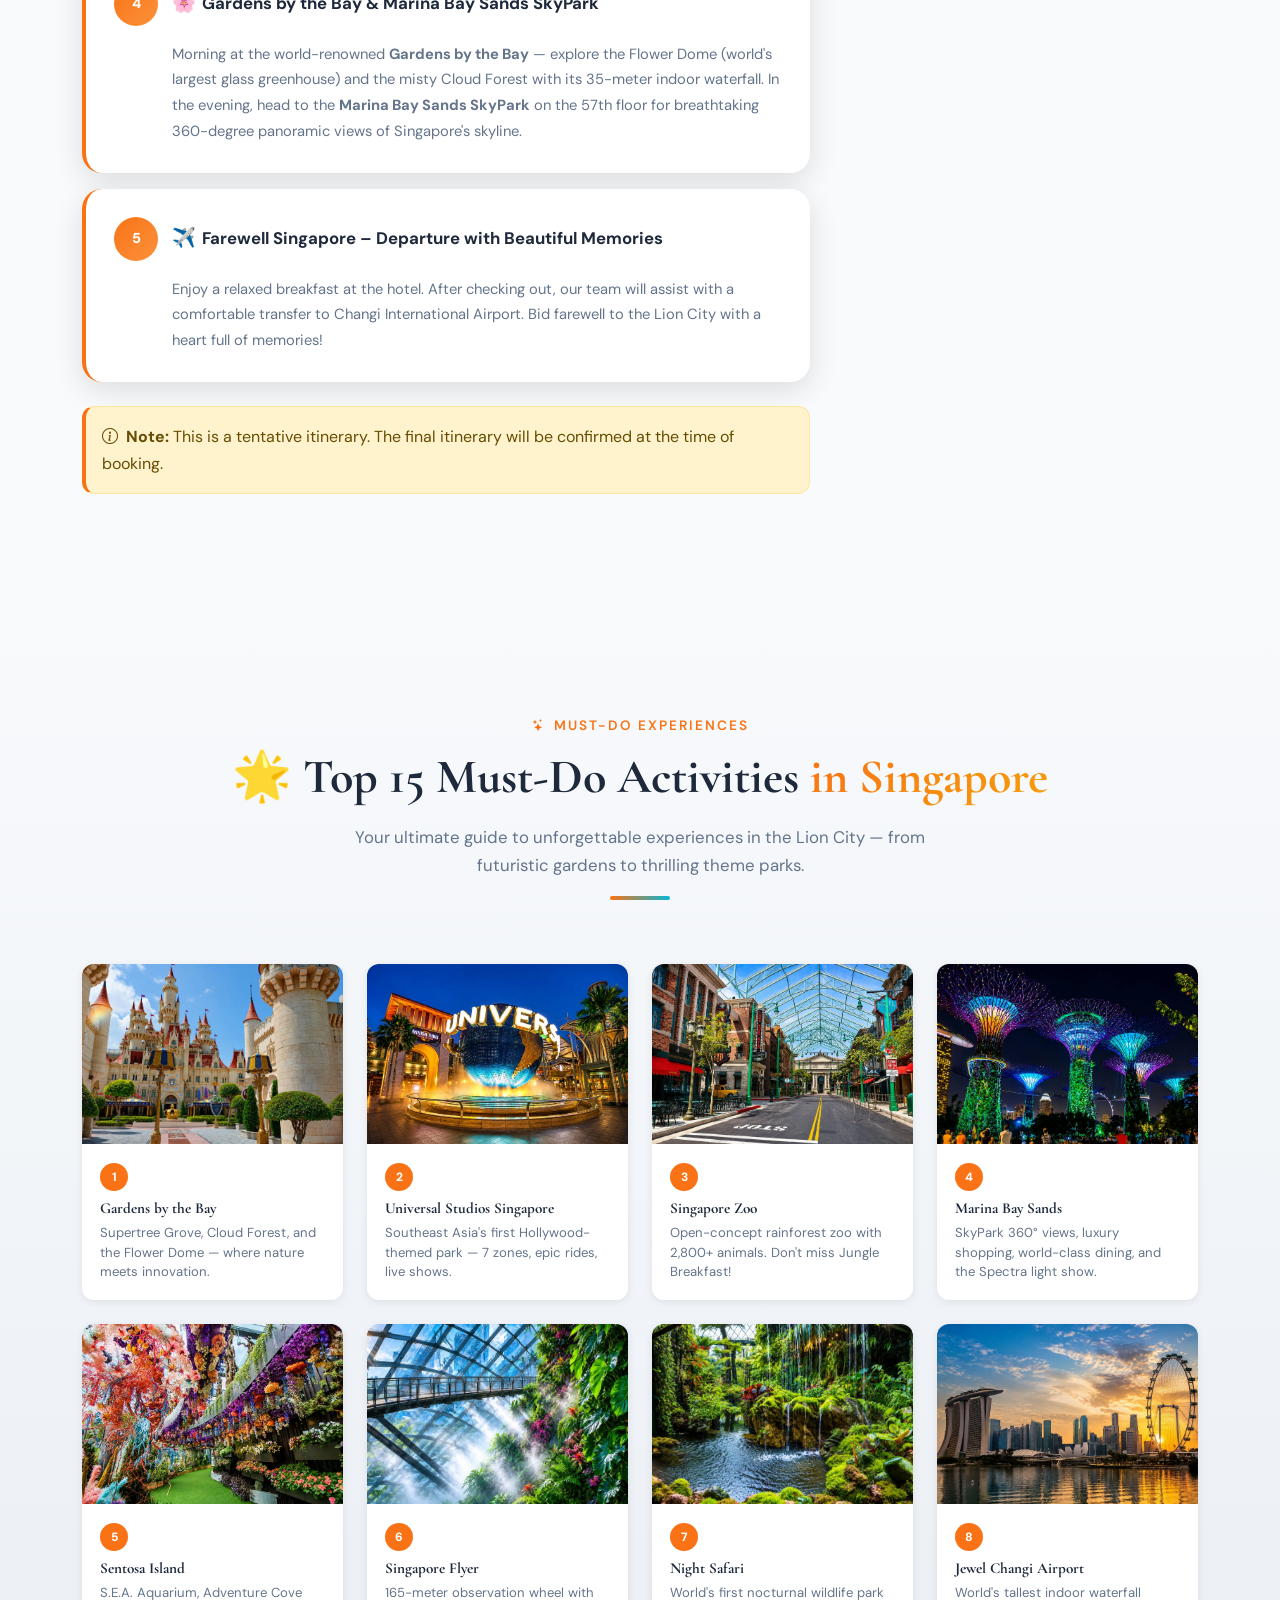
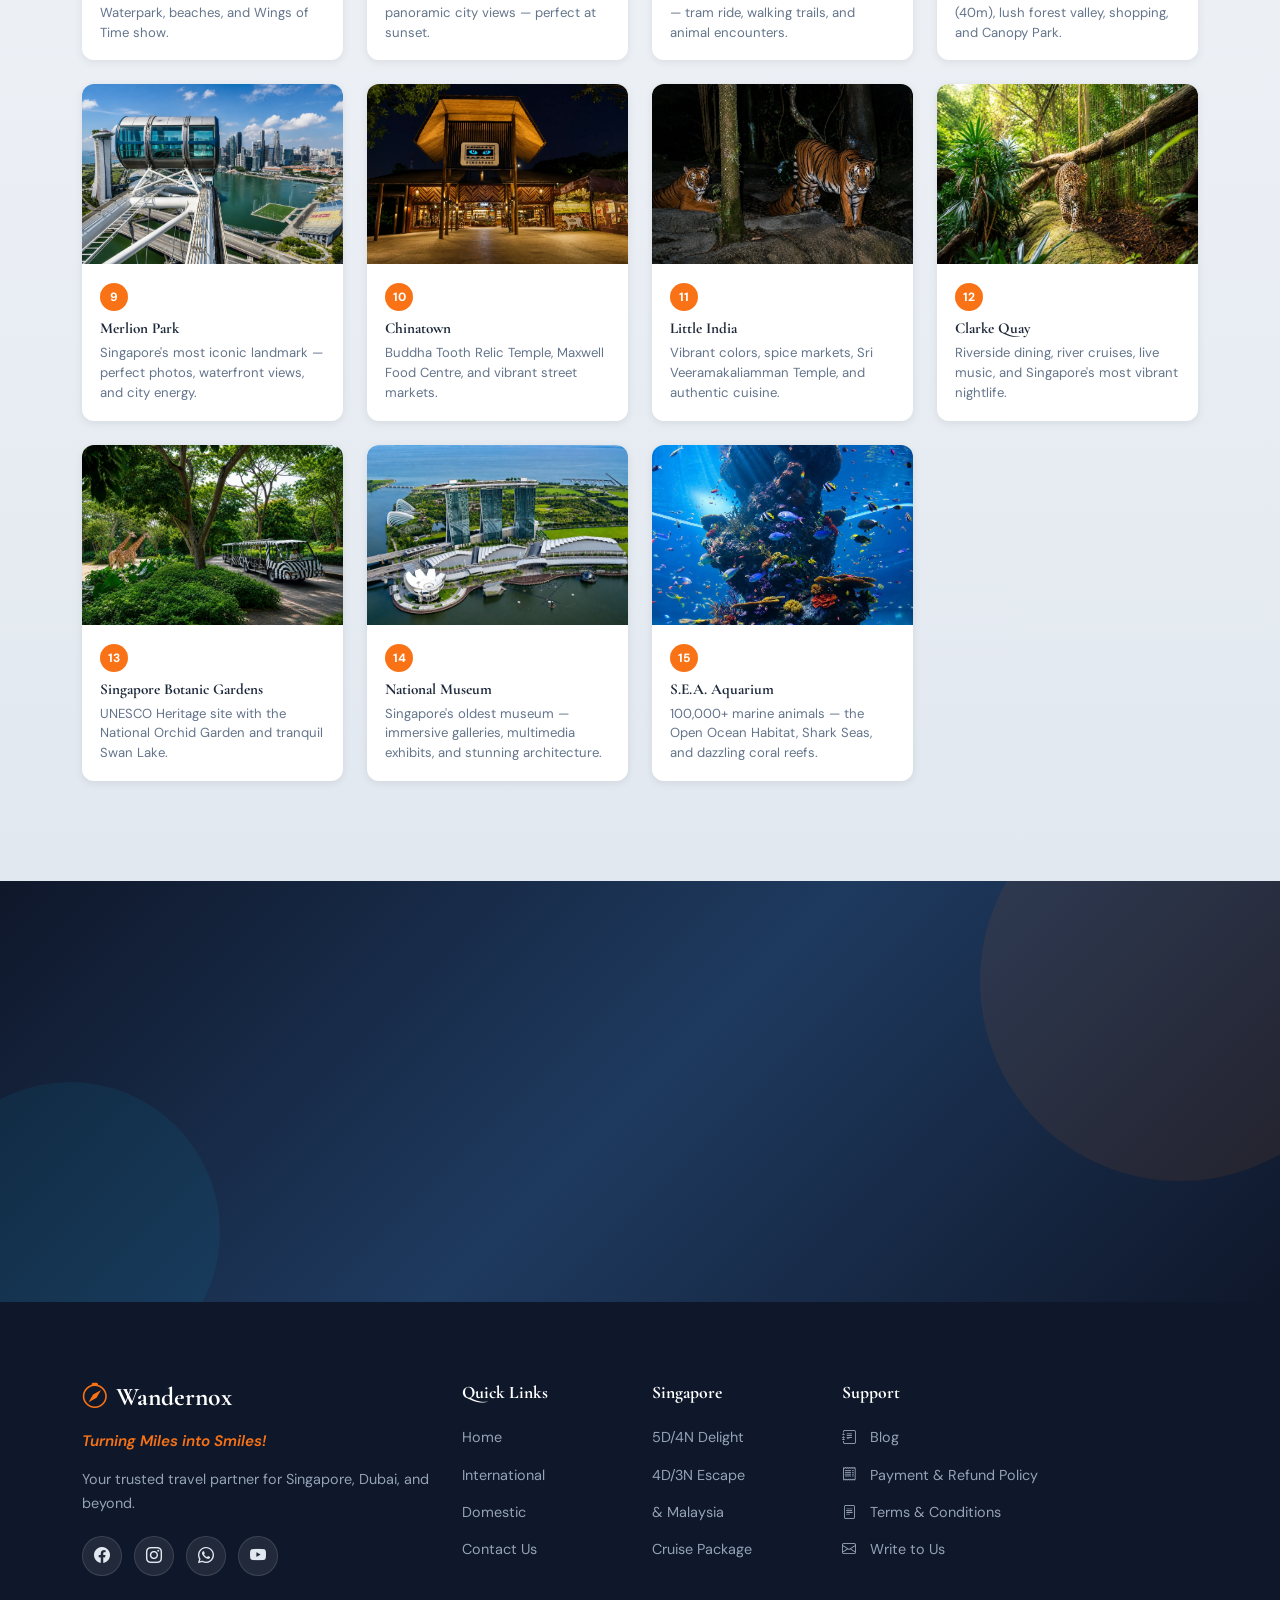
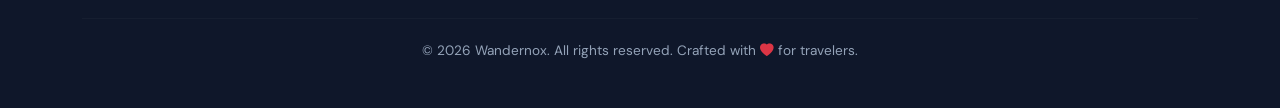
<file: singapore-5day.html>
<!DOCTYPE html>
<html lang="en">
<head>
  <meta charset="UTF-8">
  <meta name="viewport" content="width=device-width, initial-scale=1.0">
  <title>Singapore Packages – Wandernox | Delight, Escape, Getaway & More</title>
  <meta name="description" content="Explore Wandernox's Singapore travel packages — 5D/4N Delight, 4D/3N Escape, Malaysia combo, Cruise and 8-day luxury. Starting from ₹40,500 per person.">
  <link rel="preconnect" href="https://fonts.googleapis.com">
  <link rel="preconnect" href="https://fonts.gstatic.com" crossorigin>
  <link href="https://fonts.googleapis.com/css2?family=Cormorant+Garamond:ital,wght@0,400;0,500;0,600;0,700;1,400;1,600&family=DM+Sans:wght@300;400;500;600;700&display=swap" rel="stylesheet">
  <link href="https://cdn.jsdelivr.net/npm/bootstrap@5.3.3/dist/css/bootstrap.min.css" rel="stylesheet">
  <link href="https://cdn.jsdelivr.net/npm/bootstrap-icons@1.11.3/font/bootstrap-icons.min.css" rel="stylesheet">
  <link href="https://cdn.jsdelivr.net/npm/aos@2.3.4/dist/aos.css" rel="stylesheet">
  <link href="css/style.css" rel="stylesheet">
  <style>
    /* ---- TRANSPARENT BOOKING BAR ---- */
    .dest-hero { position: relative; height: 100vh; min-height: 600px; overflow: hidden; }
    .dest-hero-bg { position: absolute; inset: 0; }
    .dest-hero-bg img { width: 100%; height: 100%; object-fit: cover; }
    .dest-hero-overlay { position: absolute; inset: 0; background: linear-gradient(to bottom, rgba(0,0,0,0.25) 0%, rgba(0,0,0,0.55) 60%, rgba(0,0,0,0.8) 100%); }
    .dest-hero-content { position: absolute; inset: 0; display: flex; flex-direction: column; justify-content: center; padding-top: 80px; }
    .dest-hero-badge { display: inline-flex; align-items: center; gap: 8px; background: rgba(249,115,22,0.15); border: 1px solid rgba(249,115,22,0.4); color: #fb923c; padding: 6px 16px; border-radius: 50px; font-size: 0.8rem; font-weight: 600; letter-spacing: 1px; text-transform: uppercase; margin-bottom: 16px; backdrop-filter: blur(8px); }
    .dest-hero-title { font-family: 'Cormorant Garamond', serif; font-size: clamp(2.5rem, 6vw, 5rem); font-weight: 700; color: #fff; line-height: 1.1; margin-bottom: 16px; text-shadow: 0 2px 20px rgba(0,0,0,0.3); }
    .dest-hero-title span { color: var(--accent); font-style: italic; }
    .dest-hero-sub { color: rgba(255,255,255,0.85); font-size: 1.1rem; max-width: 600px; margin-bottom: 0; }

    /* TRANSPARENT BOOKING BAR */
    .dest-booking-bar {
      position: absolute;
      bottom: 0;
      left: 0;
      right: 0;
      background: rgba(255,255,255,0.08);
      backdrop-filter: blur(20px);
      -webkit-backdrop-filter: blur(20px);
      border-top: 1px solid rgba(255,255,255,0.15);
      padding: 24px 0;
      z-index: 10;
    }
    .dest-booking-bar .form-label { color: rgba(255,255,255,0.9); font-size: 0.82rem; font-weight: 600; letter-spacing: 0.5px; margin-bottom: 6px; }
    .dest-booking-bar .form-select,
    .dest-booking-bar .form-control {
      background: rgba(255,255,255,0.12);
      border: 1px solid rgba(255,255,255,0.25);
      color: #fff;
      border-radius: 10px;
      padding: 12px 16px;
      font-size: 0.9rem;
      transition: all 0.3s;
      backdrop-filter: blur(4px);
    }
    .dest-booking-bar .form-select option { background: #1e293b; color: #fff; }
    .dest-booking-bar .form-select:focus,
    .dest-booking-bar .form-control:focus { background: rgba(255,255,255,0.18); border-color: var(--accent); box-shadow: 0 0 0 3px rgba(249,115,22,0.2); outline: none; }
    .dest-booking-bar .form-select::placeholder,
    .dest-booking-bar .form-control::placeholder { color: rgba(255,255,255,0.5); }

    /* Package tabs */
    .pkg-tabs { display: flex; gap: 8px; flex-wrap: wrap; margin-bottom: 40px; }
    .pkg-tab { padding: 10px 22px; border-radius: 50px; border: 2px solid rgba(249,115,22,0.3); background: transparent; color: var(--text-dark); font-weight: 600; font-size: 0.85rem; cursor: pointer; transition: all 0.3s; }
    .pkg-tab:hover, .pkg-tab.active { background: var(--accent); border-color: var(--accent); color: #fff; }

    /* Package detail card */
    .pkg-detail { display: none; }
    .pkg-detail.active { display: block; }

    .itinerary-card { background: #fff; border-radius: var(--radius-lg); padding: 28px; box-shadow: var(--shadow-md); margin-bottom: 16px; border-left: 4px solid var(--accent); transition: var(--transition); }
    .itinerary-card:hover { transform: translateX(4px); box-shadow: var(--shadow-lg); }
    .day-number { display: inline-flex; align-items: center; justify-content: center; width: 44px; height: 44px; background: linear-gradient(135deg, var(--accent), #fb923c); color: #fff; border-radius: 50%; font-weight: 800; font-size: 0.9rem; margin-right: 14px; flex-shrink: 0; }
    .day-title { font-family: 'DM Sans', sans-serif; font-weight: 700; font-size: 1.05rem; color: var(--text-dark); }
    .day-emoji { font-size: 1.2rem; margin-right: 6px; }
    .day-body { margin-top: 16px; color: var(--text-muted-dark); font-size: 0.92rem; line-height: 1.75; padding-left: 58px; }

    .inclusions-list { list-style: none; padding: 0; margin: 0; }
    .inclusions-list li { display: flex; align-items: flex-start; gap: 10px; padding: 8px 0; border-bottom: 1px solid rgba(0,0,0,0.06); font-size: 0.92rem; color: var(--text-muted-dark); }
    .inclusions-list li:last-child { border-bottom: none; }
    .inclusions-list li i { color: var(--emerald); font-size: 1rem; flex-shrink: 0; margin-top: 2px; }

    .price-hero-box { background: linear-gradient(135deg, var(--accent), #fb923c); border-radius: var(--radius-lg); padding: 32px; color: #fff; text-align: center; }
    .price-hero-box .big-price { font-family: 'Cormorant Garamond', serif; font-size: 3rem; font-weight: 700; }
    .price-hero-box .per-person { font-size: 0.9rem; opacity: 0.85; }

    .sticky-pkg-sidebar { position: sticky; top: 100px; }

    .gallery-mosaic { display: grid; grid-template-columns: repeat(3, 1fr); gap: 8px; border-radius: var(--radius-lg); overflow: hidden; }
    .gallery-mosaic img { width: 100%; height: 200px; object-fit: cover; transition: transform 0.4s; cursor: pointer; }
    .gallery-mosaic img:hover { transform: scale(1.04); }
    .gallery-mosaic img:first-child { grid-column: span 2; height: 260px; }

    /* Top 15 Activities */
    .activity-card { background: #fff; border-radius: var(--radius-md); overflow: hidden; box-shadow: var(--shadow-sm); transition: var(--transition); }
    .activity-card:hover { transform: translateY(-6px); box-shadow: var(--shadow-lg); }
    .activity-card img { width: 100%; height: 180px; object-fit: cover; }
    .activity-card-body { padding: 18px; }
    .activity-num { display: inline-block; width: 28px; height: 28px; background: var(--accent); color: #fff; border-radius: 50%; font-size: 0.75rem; font-weight: 800; text-align: center; line-height: 28px; margin-bottom: 8px; }
    .activity-card-body h5 { font-size: 0.95rem; font-weight: 700; margin-bottom: 6px; }
    .activity-card-body p { font-size: 0.82rem; color: var(--text-muted-dark); line-height: 1.5; margin: 0; }

    @media (max-width: 768px) {
      .dest-hero { height: auto; min-height: 100vh; }
      .dest-hero-content { position: relative; padding: 120px 0 180px; }
      .dest-booking-bar { position: relative; }
      .gallery-mosaic { grid-template-columns: 1fr 1fr; }
      .gallery-mosaic img:first-child { grid-column: span 2; }
      .day-body { padding-left: 0; }
    }
  </style>
</head>
<body>

  <div class="preloader"><div class="spinner"></div></div>
  <button class="back-to-top"><i class="bi bi-arrow-up-short"></i></button>

  <!-- NAVBAR -->
  <nav class="navbar navbar-expand-lg navbar-dark fixed-top" id="mainNav">
    <div class="container">
      <a class="navbar-brand" href="index.html"><i class="bi bi-compass"></i> Wandernox</a>
      <button class="navbar-toggler" type="button" data-bs-toggle="collapse" data-bs-target="#navbarNav"><span class="navbar-toggler-icon"></span></button>
      <div class="collapse navbar-collapse" id="navbarNav">
        <ul class="navbar-nav ms-auto">
          <li class="nav-item"><a class="nav-link" href="index.html">Home</a></li>
          <li class="nav-item dropdown">
            <a class="nav-link dropdown-toggle" href="#" data-bs-toggle="dropdown">Domestic</a>
            <ul class="dropdown-menu">
              <li><a class="dropdown-item" href="jibhi.html">Jibhi Special Package</a></li>
              <li><a class="dropdown-item" href="#">Package of the Month</a></li>
            </ul>
          </li>
          <li class="nav-item"><a class="nav-link active" href="international.html">International</a></li>
          <li class="nav-item"><a class="nav-link" href="jibhi.html">Wandernox Special – Jibhi</a></li>
          <li class="nav-item"><a class="nav-link" href="blog.html">Blog</a></li>
          <li class="nav-item"><a class="nav-link" href="contact.html">Contact Us</a></li>
          <li class="nav-item"><a class="nav-link" href="refund.html">Payment & Refund</a></li>
        </ul>
        <a href="contact.html" class="btn btn-accent ms-lg-3">Book Now</a>
      </div>
    </div>
  </nav>

  <!-- DESTINATION HERO with TRANSPARENT BOOKING BAR -->
  <div class="dest-hero">
    <div class="dest-hero-bg">
      <img src="assets/images/singapore-009.webp" alt="Singapore skyline and Gardens by the Bay" id="heroImg">
    </div>
    <div class="dest-hero-overlay"></div>

    <div class="dest-hero-content">
      <div class="container">
        <div class="dest-hero-badge" data-aos="fade-down"><i class="bi bi-geo-alt-fill"></i> Singapore, Southeast Asia</div>
        <h1 class="dest-hero-title" data-aos="fade-up">Discover the<br><span>Lion City</span></h1>
        <p class="dest-hero-sub" data-aos="fade-up" data-aos-delay="100">Futuristic skylines, lush gardens, thrilling theme parks, and rich multicultural heritage — all in one extraordinary destination.</p>
      </div>
    </div>

    <!-- TRANSPARENT BOOKING BAR -->
    <div class="dest-booking-bar">
      <div class="container">
        <form class="row g-3 align-items-end">
          <div class="col-lg-3 col-md-6">
            <label class="form-label"><i class="bi bi-box-seam me-1"></i> Choose Package</label>
            <select class="form-select" id="pkgSelect" onchange="switchPackage(this.value)">
              <option value="pkg1">Singapore Delight – 5D/4N (₹44,999)</option>
              <option value="pkg2">Singapore Escape – 4D/3N (₹40,500)</option>
              <option value="pkg3">Singapore Getaway – 4D/3N (₹40,500)</option>
              <option value="pkg4">Singapore & Malaysia – 5D/4N (₹54,999)</option>
              <option value="pkg5">Singapore Cruise – 6D/5N (₹74,999)</option>
              <option value="pkg6">Elegant Gateway – 8D/7N (₹89,999)</option>
            </select>
          </div>
          <div class="col-lg-2 col-md-6">
            <label class="form-label"><i class="bi bi-calendar3 me-1"></i> Travel Date</label>
            <input type="date" class="form-control">
          </div>
          <div class="col-lg-2 col-md-6">
            <label class="form-label"><i class="bi bi-people me-1"></i> Travelers</label>
            <select class="form-select">
              <option>1 Person</option>
              <option selected>2 Persons</option>
              <option>3 Persons</option>
              <option>4 Persons</option>
              <option>5+ Persons</option>
            </select>
          </div>
          <div class="col-lg-2 col-md-6">
            <label class="form-label"><i class="bi bi-moon-stars me-1"></i> Room Type</label>
            <select class="form-select">
              <option>Standard Room</option>
              <option>Deluxe Room</option>
              <option>Superior Room</option>
            </select>
          </div>
          <div class="col-lg-3 col-md-12">
            <a href="contact.html" class="btn btn-accent w-100" style="padding:13px 20px; font-size:0.95rem;">
              <i class="bi bi-send me-2"></i>Enquire & Book
            </a>
          </div>
        </form>
      </div>
    </div>
  </div>

  <!-- PACKAGE SELECTOR TABS & DETAILS -->
  <section class="section">
    <div class="container">

      <!-- Breadcrumb -->
      <nav aria-label="breadcrumb" class="mb-4" data-aos="fade-up">
        <ol class="breadcrumb">
          <li class="breadcrumb-item"><a href="index.html">Home</a></li>
          <li class="breadcrumb-item"><a href="international.html">International</a></li>
          <li class="breadcrumb-item active">Singapore Packages</li>
        </ol>
      </nav>

      <div class="section-header text-start mb-4" data-aos="fade-up">
        <div class="section-tag"><i class="bi bi-globe-asia-australia"></i> Singapore</div>
        <h2>🌏 Singapore <span>Tour Packages</span></h2>
        <p>Choose from 6 carefully crafted Singapore itineraries — from quick getaways to extended luxury escapes.</p>
      </div>

      <!-- Package Tabs -->
      <div class="pkg-tabs" data-aos="fade-up">
        <button class="pkg-tab active" onclick="switchPackage('pkg1', this)">5D/4N – Delight</button>
        <button class="pkg-tab" onclick="switchPackage('pkg2', this)">4D/3N – Escape</button>
        <button class="pkg-tab" onclick="switchPackage('pkg3', this)">4D/3N – Getaway</button>
        <button class="pkg-tab" onclick="switchPackage('pkg4', this)">Singapore & Malaysia</button>
        <button class="pkg-tab" onclick="switchPackage('pkg5', this)">Cruise – 6D/5N</button>
        <button class="pkg-tab" onclick="switchPackage('pkg6', this)">Elegant – 8D/7N</button>
      </div>

      <!-- ============ PACKAGE 1: SINGAPORE DELIGHT ============ -->
      <div class="pkg-detail active" id="pkg1">
        <div class="row g-5">
          <div class="col-lg-8" data-aos="fade-up">
            <div class="mb-4">
              <h3 style="font-family: 'Cormorant Garamond', serif; font-size: 2rem;">🌏 Singapore Delight – 5 Days Itinerary</h3>
              <p class="text-muted">Embark on a captivating journey through Singapore — from the legendary Merlion Park and Marina Bay to Sentosa Island, Universal Studios, and the breathtaking Gardens by the Bay.</p>
            </div>

            <div class="gallery-mosaic mb-5">
              <img src="assets/images/singapore-001.webp" alt="Singapore Gardens by the Bay">
              <img src="assets/images/singapore-003.webp" alt="Merlion Park">
              <img src="assets/images/singapore-005.webp" alt="Marina Bay Sands">
            </div>

            <h5 class="mb-3"><i class="bi bi-check-circle-fill text-success me-2"></i>Inclusions</h5>
            <ul class="inclusions-list mb-5">
              <li><i class="bi bi-check-circle-fill"></i>4 Nights' accommodation at Aqueen Hotel Lavender or similar</li>
              <li><i class="bi bi-check-circle-fill"></i>Meals on Breakfast basis at the Hotel</li>
              <li><i class="bi bi-check-circle-fill"></i>Return Airport Transfers</li>
              <li><i class="bi bi-check-circle-fill"></i>All tours and transfers on SIC basis</li>
              <li><i class="bi bi-check-circle-fill"></i>Cable Car 1-Way, Wings of Time 2nd Show</li>
              <li><i class="bi bi-check-circle-fill"></i>Luge and Sky Rides – 2 Rounds in Sentosa</li>
              <li><i class="bi bi-check-circle-fill"></i>Garden by the Bay and Marina Bay Sky Pass</li>
            </ul>

            <h5 class="mb-3"><i class="bi bi-calendar3 text-accent me-2"></i>Day-Wise Itinerary</h5>

            <div class="itinerary-card">
              <div class="d-flex align-items-center"><span class="day-number">1</span><span class="day-title"><span class="day-emoji">🗓️</span>Arrival in Singapore – Welcome to the Lion City</span></div>
              <div class="day-body">Arrive at the award-winning Changi International Airport. Our local representative will greet you and assist with your transfer to the hotel. The rest of the day is free to unwind — stroll down Orchard Road, visit Bugis Street Market, or enjoy local delicacies at a hawker centre.</div>
            </div>

            <div class="itinerary-card">
              <div class="d-flex align-items-center"><span class="day-number">2</span><span class="day-title"><span class="day-emoji">🏙️</span>Iconic Singapore City Tour & Sentosa Island Escapade</span></div>
              <div class="day-body">After breakfast, enjoy a panoramic half-day city tour visiting <strong>Merlion Park</strong>, <strong>Orchard Road</strong>, and the culturally rich lanes of <strong>Chinatown</strong>. In the afternoon, head to <strong>Sentosa Island</strong> for a scenic one-way cable car ride, followed by Madame Tussauds Singapore (4-in-1 experience: wax museum, Images of Singapore LIVE, Spirit of Singapore boat ride, Marvel 4D). As the sun sets, experience the enchanting <strong>Wings of Time</strong> night show.</div>
            </div>

            <div class="itinerary-card">
              <div class="d-flex align-items-center"><span class="day-number">3</span><span class="day-title"><span class="day-emoji">🎢</span>Full-Day Thrill at Universal Studios Singapore</span></div>
              <div class="day-body">After breakfast, enjoy a full day at <strong>Universal Studios Singapore</strong> — Southeast Asia's first Hollywood-themed theme park. Explore 7 themed zones: Hollywood Boulevard, New York, Sci-Fi City, Ancient Egypt, The Lost World, Far Far Away, and Madagascar. Transformers 3D, Revenge of the Mummy, Shrek 4D, and much more await!</div>
            </div>

            <div class="itinerary-card">
              <div class="d-flex align-items-center"><span class="day-number">4</span><span class="day-title"><span class="day-emoji">🌸</span>Gardens by the Bay & Marina Bay Sands SkyPark</span></div>
              <div class="day-body">Morning at the world-renowned <strong>Gardens by the Bay</strong> — explore the Flower Dome (world's largest glass greenhouse) and the misty Cloud Forest with its 35-meter indoor waterfall. In the evening, head to the <strong>Marina Bay Sands SkyPark</strong> on the 57th floor for breathtaking 360-degree panoramic views of Singapore's skyline.</div>
            </div>

            <div class="itinerary-card">
              <div class="d-flex align-items-center"><span class="day-number">5</span><span class="day-title"><span class="day-emoji">✈️</span>Farewell Singapore – Departure with Beautiful Memories</span></div>
              <div class="day-body">Enjoy a relaxed breakfast at the hotel. After checking out, our team will assist with a comfortable transfer to Changi International Airport. Bid farewell to the Lion City with a heart full of memories!</div>
            </div>

            <div class="alert alert-warning mt-4" style="border-radius: var(--radius-md); border-left: 4px solid #f97316;">
              <i class="bi bi-info-circle me-2"></i><strong>Note:</strong> This is a tentative itinerary. The final itinerary will be confirmed at the time of booking.
            </div>
          </div>

          <!-- SIDEBAR -->
          <div class="col-lg-4">
            <div class="sticky-pkg-sidebar" data-aos="fade-left">
              <div class="price-hero-box mb-4">
                <div class="per-person">Starting From</div>
                <div class="big-price">₹44,999</div>
                <div class="per-person mb-3">Per Person (T&C Apply)</div>
                <a href="contact.html" class="btn btn-light w-100 fw-bold"><i class="bi bi-send me-2"></i>Book This Package</a>
              </div>
              <div class="feature-card mb-4">
                <h6 class="fw-bold mb-3"><i class="bi bi-info-circle me-2 text-accent"></i>Package Highlights</h6>
                <ul class="inclusions-list">
                  <li><i class="bi bi-clock"></i>5 Days / 4 Nights</li>
                  <li><i class="bi bi-building"></i>Hotel: Aqueen Hotel Lavender</li>
                  <li><i class="bi bi-cup-hot"></i>Meals: Breakfast Included</li>
                  <li><i class="bi bi-bus-front"></i>Transfers: SIC Basis</li>
                  <li><i class="bi bi-star-fill text-warning"></i>Sentosa Island Full Day</li>
                  <li><i class="bi bi-star-fill text-warning"></i>Universal Studios Full Day</li>
                  <li><i class="bi bi-star-fill text-warning"></i>Gardens by the Bay</li>
                  <li><i class="bi bi-star-fill text-warning"></i>Marina Bay SkyPark</li>
                </ul>
              </div>
              <div class="feature-card">
                <h6 class="fw-bold mb-3"><i class="bi bi-telephone me-2 text-accent"></i>Need Help?</h6>
                <p class="text-muted small">Talk to our travel experts for customization, group bookings, or any queries.</p>
                <a href="contact.html" class="btn btn-outline-accent w-100">Contact Us</a>
              </div>
            </div>
          </div>
        </div>
      </div>

      <!-- ============ PACKAGE 2: SINGAPORE ESCAPE ============ -->
      <div class="pkg-detail" id="pkg2">
        <div class="row g-5">
          <div class="col-lg-8" data-aos="fade-up">
            <div class="mb-4">
              <h3 style="font-family: 'Cormorant Garamond', serif; font-size: 2rem;">🌏 Singapore Escape – 4 Days, 3 Nights</h3>
              <p class="text-muted">A perfectly planned 4-day escape showcasing Singapore's iconic sights, Sentosa Island adventures, and the magical Butterfly Park — ideal for first-time visitors wanting a rich yet compact experience.</p>
            </div>
            <div class="gallery-mosaic mb-5">
              <img src="assets/images/singapore-010.webp" alt="Sentosa Island">
              <img src="assets/images/singapore-012.webp" alt="Singapore City">
              <img src="assets/images/singapore-014.webp" alt="Chinatown">
            </div>
            <h5 class="mb-3"><i class="bi bi-check-circle-fill text-success me-2"></i>Inclusions</h5>
            <ul class="inclusions-list mb-5">
              <li><i class="bi bi-check-circle-fill"></i>3 Nights' accommodation at Aqueen Heritage Little India or similar</li>
              <li><i class="bi bi-check-circle-fill"></i>Meals on Breakfast basis at the Hotel</li>
              <li><i class="bi bi-check-circle-fill"></i>Return Airport Transfers</li>
              <li><i class="bi bi-check-circle-fill"></i>All tours and transfers on SIC basis</li>
              <li><i class="bi bi-check-circle-fill"></i>1-Way Cable Car and Luge & Sky Rides in Sentosa</li>
            </ul>
            <h5 class="mb-3"><i class="bi bi-calendar3 text-accent me-2"></i>Day-Wise Itinerary</h5>
            <div class="itinerary-card"><div class="d-flex align-items-center"><span class="day-number">1</span><span class="day-title"><span class="day-emoji">🛩️</span>Welcome to Singapore – The Gateway to Excitement</span></div><div class="day-body">Arrive at Changi International Airport, greeted by our representative. Transfer to hotel. The day is yours — stroll Orchard Road, browse Bugis Street, or enjoy hawker centre food.</div></div>
            <div class="itinerary-card"><div class="d-flex align-items-center"><span class="day-number">2</span><span class="day-title"><span class="day-emoji">🏙️</span>Singapore Highlights Tour & Sentosa Island Adventure</span></div><div class="day-body">Morning half-day city tour covering <strong>Merlion Park</strong>, <strong>Orchard Road</strong>, and <strong>Chinatown</strong>. Afternoon at Sentosa Island — one-way cable car ride, Madame Tussauds 4-in-1 experience, and the spectacular <strong>Wings of Time</strong> night show.</div></div>
            <div class="itinerary-card"><div class="d-flex align-items-center"><span class="day-number">3</span><span class="day-title"><span class="day-emoji">🦋</span>Butterfly Park & Insect Kingdom – Nature's Wonders</span></div><div class="day-body">Visit the colourful <strong>Butterfly Park & Insect Kingdom</strong> on Sentosa Island — over 1,500 live butterflies, rare beetles, and interactive exhibits. A peaceful contrast to the city's buzz.</div></div>
            <div class="itinerary-card"><div class="d-flex align-items-center"><span class="day-number">4</span><span class="day-title"><span class="day-emoji">✈️</span>Departure from Singapore – Farewell with Fond Memories</span></div><div class="day-body">Relaxed breakfast, check-out, and comfortable transfer to Changi International Airport.</div></div>
            <div class="alert alert-warning mt-4" style="border-radius: var(--radius-md); border-left: 4px solid #f97316;"><i class="bi bi-info-circle me-2"></i><strong>Note:</strong> This is a tentative itinerary. Final itinerary confirmed at time of booking.</div>
          </div>
          <div class="col-lg-4"><div class="sticky-pkg-sidebar" data-aos="fade-left"><div class="price-hero-box mb-4"><div class="per-person">Starting From</div><div class="big-price">₹40,500</div><div class="per-person mb-3">Per Person (T&C Apply)</div><a href="contact.html" class="btn btn-light w-100 fw-bold"><i class="bi bi-send me-2"></i>Book This Package</a></div><div class="feature-card mb-4"><h6 class="fw-bold mb-3"><i class="bi bi-info-circle me-2 text-accent"></i>Package Highlights</h6><ul class="inclusions-list"><li><i class="bi bi-clock"></i>4 Days / 3 Nights</li><li><i class="bi bi-building"></i>Hotel: Aqueen Heritage Little India</li><li><i class="bi bi-cup-hot"></i>Meals: Breakfast Included</li><li><i class="bi bi-bus-front"></i>Transfers: SIC Basis</li><li><i class="bi bi-star-fill text-warning"></i>Sentosa Island + Madame Tussauds</li><li><i class="bi bi-star-fill text-warning"></i>Wings of Time Show</li><li><i class="bi bi-star-fill text-warning"></i>Butterfly Park & Insect Kingdom</li></ul></div><div class="feature-card"><h6 class="fw-bold mb-3"><i class="bi bi-telephone me-2 text-accent"></i>Need Help?</h6><p class="text-muted small">Talk to our travel experts for customization or group bookings.</p><a href="contact.html" class="btn btn-outline-accent w-100">Contact Us</a></div></div></div>
        </div>
      </div>

      <!-- ============ PACKAGE 3: SINGAPORE GETAWAY ============ -->
      <div class="pkg-detail" id="pkg3">
        <div class="row g-5">
          <div class="col-lg-8" data-aos="fade-up">
            <div class="mb-4">
              <h3 style="font-family: 'Cormorant Garamond', serif; font-size: 2rem;">🌏 Singapore Getaway – 4 Days, 3 Nights</h3>
              <p class="text-muted">Step into Singapore with a perfect mix of excitement, culture, and relaxation. Highlights include a thrilling day at Universal Studios Singapore and Sentosa Island adventures.</p>
            </div>
            <div class="gallery-mosaic mb-5"><img src="assets/images/singapore-018.webp" alt="Universal Studios"><img src="assets/images/singapore-020.webp" alt="Singapore Skyline"><img src="assets/images/singapore-022.webp" alt="Sentosa"></div>
            <h5 class="mb-3"><i class="bi bi-check-circle-fill text-success me-2"></i>Inclusions</h5>
            <ul class="inclusions-list mb-5">
              <li><i class="bi bi-check-circle-fill"></i>3 Nights' accommodation at Value Hotel Thomson or similar</li>
              <li><i class="bi bi-check-circle-fill"></i>Meals on Breakfast basis at the Hotel</li>
              <li><i class="bi bi-check-circle-fill"></i>Return Airport Transfers & All Tours on SIC basis</li>
            </ul>
            <h5 class="mb-3"><i class="bi bi-calendar3 text-accent me-2"></i>Day-Wise Itinerary</h5>
            <div class="itinerary-card"><div class="d-flex align-items-center"><span class="day-number">1</span><span class="day-title"><span class="day-emoji">🛬</span>Arrival in Singapore – Begin Your Island Adventure</span></div><div class="day-body">Welcome at Changi Airport, smooth transfer to hotel. Rest of the day at leisure — explore nearby malls, hawker centres, or take an evening stroll down Orchard Road.</div></div>
            <div class="itinerary-card"><div class="d-flex align-items-center"><span class="day-number">2</span><span class="day-title"><span class="day-emoji">🏙️</span>Explore Singapore's Icons & Sentosa's Wonders</span></div><div class="day-body">Half-day guided city tour: <strong>Merlion Park</strong>, Orchard Road, Chinatown. Afternoon at Sentosa Island — scenic cable car ride, Madame Tussauds 4-in-1, and the dazzling <strong>Wings of Time</strong> show.</div></div>
            <div class="itinerary-card"><div class="d-flex align-items-center"><span class="day-number">3</span><span class="day-title"><span class="day-emoji">🎢</span>Full Day at Universal Studios Singapore</span></div><div class="day-body">A full thrilling day at <strong>Universal Studios Singapore</strong> — 7 themed zones, epic rides, live shows, and movie magic. Transformers 3D, Revenge of the Mummy, Shrek 4D, and so much more!</div></div>
            <div class="itinerary-card"><div class="d-flex align-items-center"><span class="day-number">4</span><span class="day-title"><span class="day-emoji">✈️</span>Departure from Singapore – Until We Meet Again</span></div><div class="day-body">Relaxed breakfast, check-out, comfortable departure transfer to Changi Airport. Safe travels!</div></div>
            <div class="alert alert-warning mt-4" style="border-radius: var(--radius-md); border-left: 4px solid #f97316;"><i class="bi bi-info-circle me-2"></i><strong>Note:</strong> Tentative itinerary. Final confirmed at booking.</div>
          </div>
          <div class="col-lg-4"><div class="sticky-pkg-sidebar" data-aos="fade-left"><div class="price-hero-box mb-4"><div class="per-person">Starting From</div><div class="big-price">₹40,500</div><div class="per-person mb-3">Per Person (T&C Apply)</div><a href="contact.html" class="btn btn-light w-100 fw-bold"><i class="bi bi-send me-2"></i>Book This Package</a></div><div class="feature-card mb-4"><h6 class="fw-bold mb-3"><i class="bi bi-info-circle me-2 text-accent"></i>Package Highlights</h6><ul class="inclusions-list"><li><i class="bi bi-clock"></i>4 Days / 3 Nights</li><li><i class="bi bi-building"></i>Hotel: Value Hotel Thomson</li><li><i class="bi bi-cup-hot"></i>Meals: Breakfast Included</li><li><i class="bi bi-star-fill text-warning"></i>Universal Studios Full Day</li><li><i class="bi bi-star-fill text-warning"></i>Sentosa Island + Wings of Time</li></ul></div><div class="feature-card"><h6 class="fw-bold mb-3"><i class="bi bi-telephone me-2 text-accent"></i>Need Help?</h6><p class="text-muted small">Contact our experts for custom or group bookings.</p><a href="contact.html" class="btn btn-outline-accent w-100">Contact Us</a></div></div></div>
        </div>
      </div>

      <!-- ============ PACKAGE 4: SINGAPORE & MALAYSIA ============ -->
      <div class="pkg-detail" id="pkg4">
        <div class="row g-5">
          <div class="col-lg-8" data-aos="fade-up">
            <div class="mb-4">
              <h3 style="font-family: 'Cormorant Garamond', serif; font-size: 2rem;">🌏 Singapore & Malaysia Discovery – 5 Days, 4 Nights</h3>
              <p class="text-muted">Uncover the charm of Southeast Asia — Singapore's modern wonders and the cultural treasures of Kuala Lumpur and Genting Highlands, all in one seamless journey.</p>
            </div>
            <div class="gallery-mosaic mb-5"><img src="assets/images/singapore-025.webp" alt="Night Safari Singapore"><img src="assets/images/singapore-027.webp" alt="Petronas Towers"><img src="assets/images/singapore-029.webp" alt="Batu Caves"></div>
            <h5 class="mb-3"><i class="bi bi-check-circle-fill text-success me-2"></i>Inclusions</h5>
            <ul class="inclusions-list mb-5">
              <li><i class="bi bi-check-circle-fill"></i>2 Nights' accommodation in Singapore at Hotel Fortuna or similar</li>
              <li><i class="bi bi-check-circle-fill"></i>2 Nights' accommodation in Kuala Lumpur at Ibis Styles Fraser Business or similar</li>
              <li><i class="bi bi-check-circle-fill"></i>Meals on Breakfast basis at the Hotel</li>
              <li><i class="bi bi-check-circle-fill"></i>Return Airport Transfers & All Transfers on SIC basis</li>
              <li><i class="bi bi-check-circle-fill"></i>Night Safari Singapore</li>
              <li><i class="bi bi-check-circle-fill"></i>Sentosa Island – Cable Car, Madame Tussauds, Wings of Time</li>
              <li><i class="bi bi-check-circle-fill"></i>KL City Tour, Petronas, Genting Highlands & Batu Caves</li>
            </ul>
            <h5 class="mb-3"><i class="bi bi-calendar3 text-accent me-2"></i>Day-Wise Itinerary</h5>
            <div class="itinerary-card"><div class="d-flex align-items-center"><span class="day-number">1</span><span class="day-title"><span class="day-emoji">🛬</span>Arrive Singapore – Evening Night Safari</span></div><div class="day-body">Arrive at Changi Airport, check-in at hotel. In the evening, experience the world's first nocturnal zoo — <strong>Singapore Night Safari</strong>. Guided tram through 7 geographic zones, spot tigers, leopards, elephants and more under the moonlight.</div></div>
            <div class="itinerary-card"><div class="d-flex align-items-center"><span class="day-number">2</span><span class="day-title"><span class="day-emoji">🏙️</span>Singapore City Highlights & Sentosa Island Escape</span></div><div class="day-body">Half-day city tour: <strong>Merlion Park</strong>, Orchard Road, Chinatown. Then Sentosa Island — cable car ride, Madame Tussauds 4-in-1, and the breathtaking <strong>Wings of Time</strong> show.</div></div>
            <div class="itinerary-card"><div class="d-flex align-items-center"><span class="day-number">3</span><span class="day-title"><span class="day-emoji">🏙️</span>Transfer to Kuala Lumpur – Explore Malaysia's Capital</span></div><div class="day-body">After breakfast, transfer to KL. Visit <strong>Petronas Twin Towers</strong>, King's Palace, National Monument, National Mosque, Jamek Mosque, Merdeka Square, and National Museum.</div></div>
            <div class="itinerary-card"><div class="d-flex align-items-center"><span class="day-number">4</span><span class="day-title"><span class="day-emoji">🏞️</span>Genting Highlands – Batu Caves & Mountain Fun</span></div><div class="day-body">Full-day to <strong>Genting Highlands</strong> — stop at sacred <strong>Batu Caves</strong> and the golden Lord Murugan statue, then ride the Genting Skyway Cable Car to the summit. Explore Skytropolis Indoor Theme Park, cool-climate gardens and views.</div></div>
            <div class="itinerary-card"><div class="d-flex align-items-center"><span class="day-number">5</span><span class="day-title"><span class="day-emoji">✈️</span>Farewell Kuala Lumpur – Departure with Beautiful Memories</span></div><div class="day-body">Relaxed final breakfast, check-out, comfortable transfer to Kuala Lumpur International Airport (KLIA). Safe travels!</div></div>
            <div class="alert alert-warning mt-4" style="border-radius: var(--radius-md); border-left: 4px solid #f97316;"><i class="bi bi-info-circle me-2"></i><strong>Note:</strong> Tentative itinerary. Final confirmed at booking.</div>
          </div>
          <div class="col-lg-4"><div class="sticky-pkg-sidebar" data-aos="fade-left"><div class="price-hero-box mb-4"><div class="per-person">Starting From</div><div class="big-price">₹54,999</div><div class="per-person mb-3">Per Person (T&C Apply)</div><a href="contact.html" class="btn btn-light w-100 fw-bold"><i class="bi bi-send me-2"></i>Book This Package</a></div><div class="feature-card mb-4"><h6 class="fw-bold mb-3"><i class="bi bi-info-circle me-2 text-accent"></i>Package Highlights</h6><ul class="inclusions-list"><li><i class="bi bi-clock"></i>5 Days / 4 Nights</li><li><i class="bi bi-building"></i>2 Countries, 2 Hotels</li><li><i class="bi bi-cup-hot"></i>Meals: Breakfast Included</li><li><i class="bi bi-star-fill text-warning"></i>Night Safari Singapore</li><li><i class="bi bi-star-fill text-warning"></i>Petronas Twin Towers</li><li><i class="bi bi-star-fill text-warning"></i>Genting Highlands</li><li><i class="bi bi-star-fill text-warning"></i>Batu Caves</li></ul></div><div class="feature-card"><a href="contact.html" class="btn btn-outline-accent w-100">Contact Us</a></div></div></div>
        </div>
      </div>

      <!-- ============ PACKAGE 5: CRUISE ============ -->
      <div class="pkg-detail" id="pkg5">
        <div class="row g-5">
          <div class="col-lg-8" data-aos="fade-up">
            <div class="mb-4">
              <h3 style="font-family: 'Cormorant Garamond', serif; font-size: 2rem;">⚓ Singapore Cruise Getaway – 6 Days, 5 Nights</h3>
              <p class="text-muted">Set sail on an extraordinary 6-day journey blending Singapore's iconic cityscape with the serenity of a world-class cruise. City thrills on land, ocean bliss at sea.</p>
            </div>
            <div class="gallery-mosaic mb-5"><img src="assets/images/singapore-048.webp" alt="Cruise Ship"><img src="assets/images/singapore-050.webp" alt="Night Safari"><img src="assets/images/singapore-052.webp" alt="Universal Studios"></div>
            <h5 class="mb-3"><i class="bi bi-check-circle-fill text-success me-2"></i>Inclusions</h5>
            <ul class="inclusions-list mb-5">
              <li><i class="bi bi-check-circle-fill"></i>3 Nights' accommodation in Singapore at Ibis Novena or similar</li>
              <li><i class="bi bi-check-circle-fill"></i>2 Nights on Genting Dream Cruise</li>
              <li><i class="bi bi-check-circle-fill"></i>Meals: Breakfast at hotel + Breakfast on cruise</li>
              <li><i class="bi bi-check-circle-fill"></i>Return Airport Transfers & All Transfers on SIC basis</li>
              <li><i class="bi bi-check-circle-fill"></i>Night Safari, City Tour, Sentosa, Universal Studios</li>
            </ul>
            <h5 class="mb-3"><i class="bi bi-calendar3 text-accent me-2"></i>Day-Wise Itinerary</h5>
            <div class="itinerary-card"><div class="d-flex align-items-center"><span class="day-number">1</span><span class="day-title"><span class="day-emoji">🛬</span>Arrival in Singapore – Night Safari Adventure</span></div><div class="day-body">Welcome to Singapore! After hotel check-in, evening at the <strong>Night Safari</strong> — the world's first nocturnal wildlife park. Guided tram, walking trails, and the Creatures of the Night show.</div></div>
            <div class="itinerary-card"><div class="d-flex align-items-center"><span class="day-number">2</span><span class="day-title"><span class="day-emoji">🏙️</span>City Landmarks & Sentosa Island Adventures</span></div><div class="day-body">Half-day city tour: Merlion Park, Orchard Road, Chinatown. Then <strong>Sentosa Island</strong> — cable car, Madame Tussauds 4-in-1, and <strong>Wings of Time</strong>.</div></div>
            <div class="itinerary-card"><div class="d-flex align-items-center"><span class="day-number">3</span><span class="day-title"><span class="day-emoji">🛳️</span>Set Sail – Transfer to Cruise & Begin Sea Adventure</span></div><div class="day-body">After hotel check-out, transfer to Singapore Cruise Centre. Board the luxurious <strong>Genting Dream Cruise</strong>. Explore world-class facilities, elegant staterooms, fine dining, and entertainment as the ship sets sail.</div></div>
            <div class="itinerary-card"><div class="d-flex align-items-center"><span class="day-number">4</span><span class="day-title"><span class="day-emoji">🌊</span>Cruise Day at Sea – Relax, Recharge & Enjoy</span></div><div class="day-body">A leisure day at sea — pool deck, spa treatments, duty-free shopping, live shows, themed restaurants, and endless ocean views. The floating resort offers everything for your perfect day.</div></div>
            <div class="itinerary-card"><div class="d-flex align-items-center"><span class="day-number">5</span><span class="day-title"><span class="day-emoji">🎢</span>Disembark & Universal Studios Adventure</span></div><div class="day-body">Disembark back in Singapore, hotel check-in and refresh. Then a thrilling full day at <strong>Universal Studios Singapore</strong> — all 7 zones of Hollywood magic!</div></div>
            <div class="itinerary-card"><div class="d-flex align-items-center"><span class="day-number">6</span><span class="day-title"><span class="day-emoji">✈️</span>Farewell Singapore – Departure with Beautiful Memories</span></div><div class="day-body">Final breakfast at hotel. Check-out and comfortable transfer to Changi International Airport. Board your flight with unforgettable ocean and city memories!</div></div>
            <div class="alert alert-warning mt-4" style="border-radius: var(--radius-md); border-left: 4px solid #f97316;"><i class="bi bi-info-circle me-2"></i><strong>Note:</strong> Tentative itinerary. Final confirmed at booking.</div>
          </div>
          <div class="col-lg-4"><div class="sticky-pkg-sidebar" data-aos="fade-left"><div class="price-hero-box mb-4"><div class="per-person">Starting From</div><div class="big-price">₹74,999</div><div class="per-person mb-3">Per Person (T&C Apply)</div><a href="contact.html" class="btn btn-light w-100 fw-bold"><i class="bi bi-send me-2"></i>Book This Package</a></div><div class="feature-card mb-4"><h6 class="fw-bold mb-3"><i class="bi bi-info-circle me-2 text-accent"></i>Package Highlights</h6><ul class="inclusions-list"><li><i class="bi bi-clock"></i>6 Days / 5 Nights</li><li><i class="bi bi-ship"></i>2 Nights on Genting Dream Cruise</li><li><i class="bi bi-cup-hot"></i>Breakfast + Cruise Meals</li><li><i class="bi bi-star-fill text-warning"></i>Night Safari</li><li><i class="bi bi-star-fill text-warning"></i>Sentosa + Wings of Time</li><li><i class="bi bi-star-fill text-warning"></i>Universal Studios</li></ul></div><div class="feature-card"><a href="contact.html" class="btn btn-outline-accent w-100">Contact Us</a></div></div></div>
        </div>
      </div>

      <!-- ============ PACKAGE 6: 8 DAY ELEGANT ============ -->
      <div class="pkg-detail" id="pkg6">
        <div class="row g-5">
          <div class="col-lg-8" data-aos="fade-up">
            <div class="mb-4">
              <h3 style="font-family: 'Cormorant Garamond', serif; font-size: 2rem;">🌟 Elegant Singapore Gateway – 8 Days, 7 Nights</h3>
              <p class="text-muted">The ultimate Singapore immersion — for travelers who seek more than highlights. Explore Singapore Zoo, Bird Paradise, Night Safari, Singapore Flyer, Gardens by the Bay, and more, across 8 days of discovery.</p>
            </div>
            <div class="gallery-mosaic mb-5"><img src="assets/images/singapore-060.webp" alt="Gardens by the Bay"><img src="assets/images/singapore-062.webp" alt="Singapore Zoo"><img src="assets/images/singapore-064.webp" alt="Marina Bay"></div>
            <h5 class="mb-3"><i class="bi bi-check-circle-fill text-success me-2"></i>Inclusions</h5>
            <ul class="inclusions-list mb-5">
              <li><i class="bi bi-check-circle-fill"></i>7 Nights' accommodation at Novotel Singapore or similar</li>
              <li><i class="bi bi-check-circle-fill"></i>Meals on Breakfast basis at the Hotel</li>
              <li><i class="bi bi-check-circle-fill"></i>Return Airport Transfers & All Tours on SIC basis</li>
            </ul>
            <h5 class="mb-3"><i class="bi bi-calendar3 text-accent me-2"></i>Day-Wise Itinerary</h5>
            <div class="itinerary-card"><div class="d-flex align-items-center"><span class="day-number">1</span><span class="day-title"><span class="day-emoji">🛬</span>Touchdown in Singapore – A City of Wonders Awaits</span></div><div class="day-body">Arrive at Changi Airport, transfer to Novotel Singapore. Settle in, explore nearby Orchard Road, and enjoy a relaxed first evening at your own pace.</div></div>
            <div class="itinerary-card"><div class="d-flex align-items-center"><span class="day-number">2</span><span class="day-title"><span class="day-emoji">🏝️</span>Sentosa Island Escape – Madame Tussauds, Oceanarium & Wings of Time</span></div><div class="day-body"><strong>Sentosa Island</strong> full day — cable car arrival, Madame Tussauds 4-in-1, Singapore Oceanarium (manta rays, sharks, coral reefs), and the grand <strong>Wings of Time</strong> show at 7:30 PM.</div></div>
            <div class="itinerary-card"><div class="d-flex align-items-center"><span class="day-number">3</span><span class="day-title"><span class="day-emoji">🏙️</span>Guided City Tour with Singapore Flyer Experience</span></div><div class="day-body">Guided tour: Merlion Park, Chinatown, Little India, Kampong Glam, Orchard Road. Highlight: ride the <strong>Singapore Flyer</strong> — one of the world's largest observation wheels with 360° views.</div></div>
            <div class="itinerary-card"><div class="d-flex align-items-center"><span class="day-number">4</span><span class="day-title"><span class="day-emoji">🎢</span>Full Day Adventure at Universal Studios Singapore</span></div><div class="day-body">All 7 themed zones of <strong>Universal Studios Singapore</strong> — Transformers 3D, Battlestar Galactica, Revenge of the Mummy, Shrek 4D, and more!</div></div>
            <div class="itinerary-card"><div class="d-flex align-items-center"><span class="day-number">5</span><span class="day-title"><span class="day-emoji">🐾</span>Wildlife Wonders – Singapore Zoo, Bird Paradise & Night Safari</span></div><div class="day-body">A wildlife triple-bill: morning at <strong>Singapore Zoo</strong> (2,800+ animals, 300 species), afternoon at <strong>Bird Paradise</strong> (400+ species), and evening at the iconic <strong>Night Safari</strong> — tram ride through 7 geographic zones.</div></div>
            <div class="itinerary-card"><div class="d-flex align-items-center"><span class="day-number">6</span><span class="day-title"><span class="day-emoji">🏙️</span>Free Day / Optional Exploration</span></div><div class="day-body">Day at leisure — explore Jewel Changi Airport, Clarke Quay, Bugis Street, or the Botanic Gardens. Optional day trip or spa day available.</div></div>
            <div class="itinerary-card"><div class="d-flex align-items-center"><span class="day-number">7</span><span class="day-title"><span class="day-emoji">🌺</span>Gardens by the Bay & Marina Bay Sands SkyPark</span></div><div class="day-body">Morning at <strong>Gardens by the Bay</strong> — Flower Dome (world's largest glass greenhouse), Cloud Forest (35m indoor waterfall), Supertree Grove. Evening at <strong>Marina Bay Sands SkyPark</strong> — 57th-floor panoramic views of the entire city.</div></div>
            <div class="itinerary-card"><div class="d-flex align-items-center"><span class="day-number">8</span><span class="day-title"><span class="day-emoji">✈️</span>Farewell Singapore – Departure with Cherished Memories</span></div><div class="day-body">Final relaxed breakfast, check-out, comfortable transfer to Changi International Airport. A wonderful end to an extraordinary 8-day journey!</div></div>
            <div class="alert alert-warning mt-4" style="border-radius: var(--radius-md); border-left: 4px solid #f97316;"><i class="bi bi-info-circle me-2"></i><strong>Note:</strong> Tentative itinerary. Final confirmed at booking.</div>
          </div>
          <div class="col-lg-4"><div class="sticky-pkg-sidebar" data-aos="fade-left"><div class="price-hero-box mb-4"><div class="per-person">Starting From</div><div class="big-price">₹89,999</div><div class="per-person mb-3">Per Person (T&C Apply)</div><a href="contact.html" class="btn btn-light w-100 fw-bold"><i class="bi bi-send me-2"></i>Book This Package</a></div><div class="feature-card mb-4"><h6 class="fw-bold mb-3"><i class="bi bi-info-circle me-2 text-accent"></i>Package Highlights</h6><ul class="inclusions-list"><li><i class="bi bi-clock"></i>8 Days / 7 Nights</li><li><i class="bi bi-building"></i>Hotel: Novotel Singapore</li><li><i class="bi bi-cup-hot"></i>Meals: Breakfast Included</li><li><i class="bi bi-star-fill text-warning"></i>Singapore Zoo + Bird Paradise</li><li><i class="bi bi-star-fill text-warning"></i>Night Safari</li><li><i class="bi bi-star-fill text-warning"></i>Singapore Flyer</li><li><i class="bi bi-star-fill text-warning"></i>Universal Studios</li><li><i class="bi bi-star-fill text-warning"></i>Gardens by the Bay</li><li><i class="bi bi-star-fill text-warning"></i>Marina Bay SkyPark</li></ul></div><div class="feature-card"><a href="contact.html" class="btn btn-outline-accent w-100">Contact Us</a></div></div></div>
        </div>
      </div>

    </div>
  </section>

  <!-- TOP 15 ACTIVITIES IN SINGAPORE -->
  <section class="section section-gradient">
    <div class="container">
      <div class="section-header" data-aos="fade-up">
        <div class="section-tag"><i class="bi bi-stars"></i> Must-Do Experiences</div>
        <h2>🌟 Top 15 Must-Do Activities <span>in Singapore</span></h2>
        <p>Your ultimate guide to unforgettable experiences in the Lion City — from futuristic gardens to thrilling theme parks.</p>
        <div class="section-divider"></div>
      </div>
      <div class="row g-4">
        <div class="col-lg-3 col-md-4 col-6" data-aos="fade-up" data-aos-delay="0"><div class="activity-card"><img src="assets/images/singapore-001.webp" alt="Gardens by the Bay"><div class="activity-card-body"><span class="activity-num">1</span><h5>Gardens by the Bay</h5><p>Supertree Grove, Cloud Forest, and the Flower Dome — where nature meets innovation.</p></div></div></div>
        <div class="col-lg-3 col-md-4 col-6" data-aos="fade-up" data-aos-delay="50"><div class="activity-card"><img src="assets/images/singapore-005.webp" alt="Universal Studios"><div class="activity-card-body"><span class="activity-num">2</span><h5>Universal Studios Singapore</h5><p>Southeast Asia's first Hollywood-themed park — 7 zones, epic rides, live shows.</p></div></div></div>
        <div class="col-lg-3 col-md-4 col-6" data-aos="fade-up" data-aos-delay="100"><div class="activity-card"><img src="assets/images/singapore-009.webp" alt="Singapore Zoo"><div class="activity-card-body"><span class="activity-num">3</span><h5>Singapore Zoo</h5><p>Open-concept rainforest zoo with 2,800+ animals. Don't miss Jungle Breakfast!</p></div></div></div>
        <div class="col-lg-3 col-md-4 col-6" data-aos="fade-up" data-aos-delay="150"><div class="activity-card"><img src="assets/images/singapore-013.webp" alt="Marina Bay Sands"><div class="activity-card-body"><span class="activity-num">4</span><h5>Marina Bay Sands</h5><p>SkyPark 360° views, luxury shopping, world-class dining, and the Spectra light show.</p></div></div></div>
        <div class="col-lg-3 col-md-4 col-6" data-aos="fade-up" data-aos-delay="0"><div class="activity-card"><img src="assets/images/singapore-017.webp" alt="Sentosa Island"><div class="activity-card-body"><span class="activity-num">5</span><h5>Sentosa Island</h5><p>S.E.A. Aquarium, Adventure Cove Waterpark, beaches, and Wings of Time show.</p></div></div></div>
        <div class="col-lg-3 col-md-4 col-6" data-aos="fade-up" data-aos-delay="50"><div class="activity-card"><img src="assets/images/singapore-021.webp" alt="Singapore Flyer"><div class="activity-card-body"><span class="activity-num">6</span><h5>Singapore Flyer</h5><p>165-meter observation wheel with panoramic city views — perfect at sunset.</p></div></div></div>
        <div class="col-lg-3 col-md-4 col-6" data-aos="fade-up" data-aos-delay="100"><div class="activity-card"><img src="assets/images/singapore-025.webp" alt="Night Safari"><div class="activity-card-body"><span class="activity-num">7</span><h5>Night Safari</h5><p>World's first nocturnal wildlife park — tram ride, walking trails, and animal encounters.</p></div></div></div>
        <div class="col-lg-3 col-md-4 col-6" data-aos="fade-up" data-aos-delay="150"><div class="activity-card"><img src="assets/images/singapore-029.webp" alt="Jewel Changi"><div class="activity-card-body"><span class="activity-num">8</span><h5>Jewel Changi Airport</h5><p>World's tallest indoor waterfall (40m), lush forest valley, shopping, and Canopy Park.</p></div></div></div>
        <div class="col-lg-3 col-md-4 col-6" data-aos="fade-up" data-aos-delay="0"><div class="activity-card"><img src="assets/images/singapore-033.webp" alt="Merlion Park"><div class="activity-card-body"><span class="activity-num">9</span><h5>Merlion Park</h5><p>Singapore's most iconic landmark — perfect photos, waterfront views, and city energy.</p></div></div></div>
        <div class="col-lg-3 col-md-4 col-6" data-aos="fade-up" data-aos-delay="50"><div class="activity-card"><img src="assets/images/singapore-037.webp" alt="Chinatown"><div class="activity-card-body"><span class="activity-num">10</span><h5>Chinatown</h5><p>Buddha Tooth Relic Temple, Maxwell Food Centre, and vibrant street markets.</p></div></div></div>
        <div class="col-lg-3 col-md-4 col-6" data-aos="fade-up" data-aos-delay="100"><div class="activity-card"><img src="assets/images/singapore-041.webp" alt="Little India"><div class="activity-card-body"><span class="activity-num">11</span><h5>Little India</h5><p>Vibrant colors, spice markets, Sri Veeramakaliamman Temple, and authentic cuisine.</p></div></div></div>
        <div class="col-lg-3 col-md-4 col-6" data-aos="fade-up" data-aos-delay="150"><div class="activity-card"><img src="assets/images/singapore-045.webp" alt="Clarke Quay"><div class="activity-card-body"><span class="activity-num">12</span><h5>Clarke Quay</h5><p>Riverside dining, river cruises, live music, and Singapore's most vibrant nightlife.</p></div></div></div>
        <div class="col-lg-3 col-md-4 col-6" data-aos="fade-up" data-aos-delay="0"><div class="activity-card"><img src="assets/images/singapore-049.webp" alt="Botanic Gardens"><div class="activity-card-body"><span class="activity-num">13</span><h5>Singapore Botanic Gardens</h5><p>UNESCO Heritage site with the National Orchid Garden and tranquil Swan Lake.</p></div></div></div>
        <div class="col-lg-3 col-md-4 col-6" data-aos="fade-up" data-aos-delay="50"><div class="activity-card"><img src="assets/images/singapore-053.webp" alt="National Museum"><div class="activity-card-body"><span class="activity-num">14</span><h5>National Museum</h5><p>Singapore's oldest museum — immersive galleries, multimedia exhibits, and stunning architecture.</p></div></div></div>
        <div class="col-lg-3 col-md-4 col-6" data-aos="fade-up" data-aos-delay="100"><div class="activity-card"><img src="assets/images/singapore-057.webp" alt="S.E.A. Aquarium"><div class="activity-card-body"><span class="activity-num">15</span><h5>S.E.A. Aquarium</h5><p>100,000+ marine animals — the Open Ocean Habitat, Shark Seas, and dazzling coral reefs.</p></div></div></div>
      </div>
    </div>
  </section>

  <!-- CTA -->
  <section class="cta-section">
    <div class="floating-shapes"><div class="shape shape-1"></div><div class="shape shape-2"></div></div>
    <div class="container position-relative" style="z-index:2;" data-aos="zoom-in">
      <h2>Ready to Explore <span>Singapore?</span></h2>
      <p>Talk to our travel experts and get a personalized quote for your perfect Singapore escape. Group discounts available!</p>
      <div class="d-flex justify-content-center gap-3 flex-wrap">
        <a href="contact.html" class="btn btn-accent btn-lg"><i class="bi bi-send me-2"></i>Get a Free Quote</a>
        <a href="refund.html" class="btn btn-glass btn-lg"><i class="bi bi-file-text me-2"></i>Terms & Conditions</a>
      </div>
    </div>
  </section>

  <!-- FOOTER -->
  <footer class="footer">
    <div class="container">
      <div class="row g-4">
        <div class="col-lg-4"><div class="footer-brand"><h3><i class="bi bi-compass"></i> Wandernox</h3><p class="footer-tagline">Turning Miles into Smiles!</p><p>Your trusted travel partner for Singapore, Dubai, and beyond.</p><div class="social-links"><a href="#"><i class="bi bi-facebook"></i></a><a href="#"><i class="bi bi-instagram"></i></a><a href="#"><i class="bi bi-whatsapp"></i></a><a href="#"><i class="bi bi-youtube"></i></a></div></div></div>
        <div class="col-lg-2 col-md-4"><h5>Quick Links</h5><ul class="footer-links"><li><a href="index.html">Home</a></li><li><a href="international.html">International</a></li><li><a href="jibhi.html">Domestic</a></li><li><a href="contact.html">Contact Us</a></li></ul></div>
        <div class="col-lg-2 col-md-4"><h5>Singapore</h5><ul class="footer-links"><li><a href="#" onclick="switchPackage('pkg1',null)">5D/4N Delight</a></li><li><a href="#" onclick="switchPackage('pkg2',null)">4D/3N Escape</a></li><li><a href="#" onclick="switchPackage('pkg4',null)">& Malaysia</a></li><li><a href="#" onclick="switchPackage('pkg5',null)">Cruise Package</a></li></ul></div>
        <div class="col-lg-4 col-md-4"><h5>Support</h5><ul class="footer-links"><li><a href="blog.html"><i class="bi bi-journal-text me-2"></i>Blog</a></li><li><a href="refund.html"><i class="bi bi-receipt me-2"></i>Payment & Refund Policy</a></li><li><a href="refund.html#terms"><i class="bi bi-file-text me-2"></i>Terms & Conditions</a></li><li><a href="contact.html"><i class="bi bi-envelope me-2"></i>Write to Us</a></li></ul></div>
      </div>
      <hr>
      <div class="footer-bottom"><p>&copy; 2026 Wandernox. All rights reserved. Crafted with <i class="bi bi-heart-fill text-danger"></i> for travelers.</p></div>
    </div>
  </footer>

  <script src="https://cdn.jsdelivr.net/npm/bootstrap@5.3.3/dist/js/bootstrap.bundle.min.js"></script>
  <script src="https://cdn.jsdelivr.net/npm/aos@2.3.4/dist/aos.js"></script>
  <script>
    AOS.init({ duration: 800, once: true, offset: 100 });
    window.addEventListener('scroll', () => {
      const nav = document.getElementById('mainNav');
      const btn = document.querySelector('.back-to-top');
      if (window.scrollY > 50) { nav.classList.add('scrolled'); btn.classList.add('visible'); }
      else { nav.classList.remove('scrolled'); btn.classList.remove('visible'); }
    });
    window.addEventListener('load', () => { document.querySelector('.preloader').classList.add('hidden'); });
    document.querySelector('.back-to-top').addEventListener('click', () => { window.scrollTo({ top: 0, behavior: 'smooth' }); });

    const heroImages = {
      pkg1: 'assets/images/singapore-009.webp',
      pkg2: 'assets/images/singapore-013.webp',
      pkg3: 'assets/images/singapore-017.webp',
      pkg4: 'assets/images/singapore-025.webp',
      pkg5: 'assets/images/singapore-048.webp',
      pkg6: 'assets/images/singapore-060.webp'
    };

    function switchPackage(pkgId, tabEl) {
      // Hide all
      document.querySelectorAll('.pkg-detail').forEach(d => d.classList.remove('active'));
      document.querySelectorAll('.pkg-tab').forEach(t => t.classList.remove('active'));
      // Show selected
      const detail = document.getElementById(pkgId);
      if (detail) detail.classList.add('active');
      if (tabEl) tabEl.classList.add('active');
      // Update hero image
      const imgEl = document.getElementById('heroImg');
      if (imgEl && heroImages[pkgId]) imgEl.src = heroImages[pkgId];
      // Sync the dropdown in booking bar
      const sel = document.getElementById('pkgSelect');
      if (sel) sel.value = pkgId;
      // Scroll to packages
      document.querySelector('.pkg-tabs')?.scrollIntoView({ behavior: 'smooth', block: 'start' });
    }
  </script>
</body>
</html>
</file>
<file: css/style.css>
/* ============================================
   WANDERNOX - Premium Travel Website
   Design System & Global Styles
   ============================================ */

/* === CSS Custom Properties === */
:root {
  --primary: #0f172a;
  --primary-light: #1e293b;
  --primary-mid: #1e3a5f;
  --accent: #f97316;
  --accent-hover: #ea580c;
  --accent-glow: rgba(249, 115, 22, 0.4);
  --cyan: #06b6d4;
  --cyan-glow: rgba(6, 182, 212, 0.3);
  --gold: #f59e0b;
  --emerald: #10b981;
  --rose: #f43f5e;
  --light-bg: #f8fafc;
  --card-bg: #ffffff;
  --glass: rgba(255, 255, 255, 0.08);
  --glass-border: rgba(255, 255, 255, 0.12);
  --glass-strong: rgba(255, 255, 255, 0.15);
  --text-light: #e2e8f0;
  --text-muted-light: #94a3b8;
  --text-dark: #1e293b;
  --text-muted-dark: #64748b;
  --shadow-sm: 0 2px 8px rgba(0, 0, 0, 0.08);
  --shadow-md: 0 8px 30px rgba(0, 0, 0, 0.12);
  --shadow-lg: 0 20px 60px rgba(0, 0, 0, 0.15);
  --shadow-glow: 0 8px 32px rgba(249, 115, 22, 0.25);
  --radius-sm: 8px;
  --radius-md: 12px;
  --radius-lg: 20px;
  --radius-xl: 28px;
  --transition: all 0.3s cubic-bezier(0.4, 0, 0.2, 1);
  --transition-slow: all 0.5s cubic-bezier(0.4, 0, 0.2, 1);
  --font-heading: 'Cormorant Garamond', 'Outfit', serif;
  --font-body: 'DM Sans', 'Inter', sans-serif;
}

/* === Reset & Base === */
*,
*::before,
*::after {
  margin: 0;
  padding: 0;
  box-sizing: border-box;
}

html {
  scroll-behavior: smooth;
  scroll-padding-top: 80px;
}

body {
  font-family: var(--font-body);
  font-weight: 400;
  color: var(--text-dark);
  background: var(--light-bg);
  line-height: 1.7;
  overflow-x: hidden;
}

h1,
h2,
h3,
h4,
h5,
h6 {
  font-family: var(--font-heading);
  font-weight: 700;
  line-height: 1.2;
}

a {
  text-decoration: none;
  color: inherit;
  transition: var(--transition);
}

img {
  max-width: 100%;
  height: auto;
}

/* === Scrollbar === */
::-webkit-scrollbar {
  width: 8px;
}

::-webkit-scrollbar-track {
  background: var(--primary);
}

::-webkit-scrollbar-thumb {
  background: var(--accent);
  border-radius: 4px;
}

::-webkit-scrollbar-thumb:hover {
  background: var(--accent-hover);
}

/* === Selection === */
::selection {
  background: var(--accent);
  color: #fff;
}

/* ============================================
   NAVBAR
   ============================================ */
#mainNav {
  padding: 16px 0;
  transition: var(--transition-slow);
  background: transparent;
  z-index: 1050;
}

#mainNav.scrolled {
  padding: 10px 0;
  background: rgba(15, 23, 42, 0.95);
  backdrop-filter: blur(20px);
  -webkit-backdrop-filter: blur(20px);
  box-shadow: 0 4px 30px rgba(0, 0, 0, 0.3);
}

.navbar-brand {
  font-family: var(--font-heading);
  font-size: 1.6rem;
  font-weight: 800;
  color: #fff !important;
  display: flex;
  align-items: center;
  gap: 8px;
}

.navbar-brand i {
  color: var(--accent);
  font-size: 1.4rem;
}

.navbar-nav .nav-link {
  color: rgba(255, 255, 255, 0.8) !important;
  font-weight: 500;
  font-size: 0.95rem;
  padding: 8px 16px !important;
  position: relative;
  letter-spacing: 0.3px;
}

.navbar-nav .nav-link::after {
  content: '';
  position: absolute;
  bottom: 4px;
  left: 16px;
  right: 16px;
  height: 2px;
  background: var(--accent);
  transform: scaleX(0);
  transition: var(--transition);
  border-radius: 2px;
}

.navbar-nav .nav-link:hover,
.navbar-nav .nav-link.active {
  color: #fff !important;
}

.navbar-nav .nav-link:hover::after,
.navbar-nav .nav-link.active::after {
  transform: scaleX(1);
}

.btn-accent {
  background: linear-gradient(135deg, var(--accent), #fb923c);
  color: #fff;
  border: none;
  padding: 10px 28px;
  border-radius: 50px;
  font-weight: 600;
  font-size: 0.9rem;
  letter-spacing: 0.5px;
  transition: var(--transition);
  box-shadow: 0 4px 15px rgba(249, 115, 22, 0.3);
}

.btn-accent:hover {
  background: linear-gradient(135deg, var(--accent-hover), var(--accent));
  color: #fff;
  transform: translateY(-2px);
  box-shadow: var(--shadow-glow);
}

.btn-outline-accent {
  border: 2px solid var(--accent);
  color: var(--accent);
  padding: 10px 28px;
  border-radius: 50px;
  font-weight: 600;
  font-size: 0.9rem;
  background: transparent;
  transition: var(--transition);
}

.btn-outline-accent:hover {
  background: var(--accent);
  color: #fff;
  transform: translateY(-2px);
  box-shadow: var(--shadow-glow);
}

.btn-glass {
  background: var(--glass);
  backdrop-filter: blur(10px);
  border: 1px solid var(--glass-border);
  color: #fff;
  padding: 10px 28px;
  border-radius: 50px;
  font-weight: 600;
  transition: var(--transition);
}

.btn-glass:hover {
  background: var(--glass-strong);
  color: #fff;
  transform: translateY(-2px);
}

/* ============================================
   HERO SECTIONS
   ============================================ */
.hero {
  min-height: 100vh;
  display: flex;
  align-items: center;
  position: relative;
  overflow: hidden;
  background: linear-gradient(135deg, var(--primary) 0%, var(--primary-mid) 50%, var(--primary) 100%);
}

/* Hero Slider */
.hero-slider {
  position: absolute;
  inset: 0;
  z-index: 0;
}

.hero-slide {
  position: absolute;
  inset: 0;
  background-size: cover;
  background-position: center;
  opacity: 0;
  transition: opacity 1.5s ease-in-out;
}

.hero-slide.active {
  opacity: 1;
}

.hero-slide::after {
  content: '';
  position: absolute;
  inset: 0;
  background: rgba(15, 23, 42, 0.55);
}

/* Hero Scroll Hint */
.hero-scroll-hint {
  position: absolute;
  bottom: 32px;
  left: 50%;
  transform: translateX(-50%);
  z-index: 3;
  display: flex;
  flex-direction: column;
  align-items: center;
  gap: 8px;
  color: rgba(255, 255, 255, 0.5);
  font-size: 0.8rem;
  letter-spacing: 1px;
  animation: scrollBounce 2s ease-in-out infinite;
}

.hero-scroll-hint i {
  font-size: 1.5rem;
}

@keyframes scrollBounce {

  0%,
  100% {
    transform: translateX(-50%) translateY(0);
  }

  50% {
    transform: translateX(-50%) translateY(8px);
  }
}

.hero-bg {
  position: absolute;
  inset: 0;
  z-index: 0;
}

.hero-bg img {
  width: 100%;
  height: 100%;
  object-fit: cover;
  opacity: 0.35;
}

.hero-overlay {
  position: absolute;
  inset: 0;
  background: linear-gradient(180deg,
      rgba(15, 23, 42, 0.5) 0%,
      rgba(15, 23, 42, 0.3) 50%,
      rgba(15, 23, 42, 0.8) 100%);
  z-index: 1;
}

.hero-content {
  position: relative;
  z-index: 2;
  color: #fff;
}

.hero-badge {
  display: inline-flex;
  align-items: center;
  gap: 8px;
  background: var(--glass);
  backdrop-filter: blur(10px);
  border: 1px solid var(--glass-border);
  padding: 8px 20px;
  border-radius: 50px;
  font-size: 0.85rem;
  font-weight: 500;
  color: var(--accent);
  margin-bottom: 24px;
  letter-spacing: 1px;
  text-transform: uppercase;
}

.hero h1 {
  font-size: clamp(2.5rem, 6vw, 5rem);
  font-weight: 700;
  margin-bottom: 24px;
  line-height: 1.1;
  text-shadow: 0 2px 20px rgba(0, 0, 0, 0.3);
}

.hero h1 span {
  background: linear-gradient(135deg, var(--accent), var(--gold));
  -webkit-background-clip: text;
  -webkit-text-fill-color: transparent;
  background-clip: text;
  font-style: italic;
}

.hero p {
  font-size: 1.15rem;
  color: var(--text-muted-light);
  max-width: 540px;
  margin-bottom: 36px;
  line-height: 1.8;
}

.hero-buttons {
  display: flex;
  gap: 16px;
  flex-wrap: wrap;
}

.hero-stats {
  display: flex;
  gap: 48px;
  margin-top: 60px;
}

.hero-stat {
  text-align: center;
}

.hero-stat .number {
  font-family: var(--font-heading);
  font-size: 2.2rem;
  font-weight: 800;
  color: var(--accent);
  display: block;
}

.hero-stat .label {
  font-size: 0.85rem;
  color: var(--text-muted-light);
  text-transform: uppercase;
  letter-spacing: 1px;
}

/* Page Hero (for inner pages) */
.page-hero {
  min-height: 50vh;
  display: flex;
  align-items: center;
  justify-content: center;
  text-align: center;
  position: relative;
  overflow: hidden;
  background: linear-gradient(135deg, var(--primary) 0%, var(--primary-mid) 50%, var(--primary) 100%);
  padding-top: 100px;
}

.page-hero .hero-bg {
  position: absolute;
  inset: 0;
  z-index: 0;
}

.page-hero .hero-bg img {
  width: 100%;
  height: 100%;
  object-fit: cover;
  opacity: 0.35;
}

.page-hero .hero-content {
  position: relative;
  z-index: 2;
  color: #fff;
}

.page-hero h1 {
  font-size: clamp(2.2rem, 5vw, 3.5rem);
  font-weight: 700;
  color: #fff;
  margin-bottom: 16px;
  text-shadow: 0 2px 20px rgba(0, 0, 0, 0.3);
}

.page-hero h1 span {
  background: linear-gradient(135deg, var(--accent), var(--gold));
  -webkit-background-clip: text;
  -webkit-text-fill-color: transparent;
  background-clip: text;
  font-style: italic;
}

.page-hero p {
  font-size: 1.1rem;
  color: var(--text-muted-light);
  max-width: 600px;
  margin: 0 auto;
}

.breadcrumb-custom {
  display: flex;
  justify-content: center;
  gap: 8px;
  margin-top: 20px;
  font-size: 0.9rem;
}

.breadcrumb-custom a {
  color: var(--accent);
}

.breadcrumb-custom span {
  color: var(--text-muted-light);
}

/* ============================================
   FLOATING ELEMENTS & DECORATIONS
   ============================================ */
.floating-shapes {
  position: absolute;
  inset: 0;
  z-index: 1;
  pointer-events: none;
  overflow: hidden;
}

.shape {
  position: absolute;
  border-radius: 50%;
  opacity: 0.08;
}

.shape-1 {
  width: 400px;
  height: 400px;
  background: var(--accent);
  top: -100px;
  right: -100px;
  animation: float 8s ease-in-out infinite;
}

.shape-2 {
  width: 300px;
  height: 300px;
  background: var(--cyan);
  bottom: -80px;
  left: -80px;
  animation: float 10s ease-in-out infinite reverse;
}

.shape-3 {
  width: 200px;
  height: 200px;
  background: var(--gold);
  top: 40%;
  left: 60%;
  animation: float 12s ease-in-out infinite;
}

@keyframes float {

  0%,
  100% {
    transform: translate(0, 0) rotate(0deg);
  }

  33% {
    transform: translate(30px, -30px) rotate(5deg);
  }

  66% {
    transform: translate(-20px, 20px) rotate(-3deg);
  }
}

/* Particle dots */
.particles {
  position: absolute;
  inset: 0;
  z-index: 1;
  pointer-events: none;
}

.particle {
  position: absolute;
  width: 4px;
  height: 4px;
  background: var(--accent);
  border-radius: 50%;
  opacity: 0.5;
  animation: twinkle 3s ease-in-out infinite;
}

.particle:nth-child(1) {
  top: 20%;
  left: 10%;
  animation-delay: 0s;
}

.particle:nth-child(2) {
  top: 60%;
  left: 80%;
  animation-delay: 0.5s;
}

.particle:nth-child(3) {
  top: 30%;
  left: 60%;
  animation-delay: 1s;
}

.particle:nth-child(4) {
  top: 80%;
  left: 30%;
  animation-delay: 1.5s;
}

.particle:nth-child(5) {
  top: 10%;
  left: 90%;
  animation-delay: 2s;
}

.particle:nth-child(6) {
  top: 50%;
  left: 20%;
  animation-delay: 2.5s;
}

@keyframes twinkle {

  0%,
  100% {
    opacity: 0.3;
    transform: scale(1);
  }

  50% {
    opacity: 0.8;
    transform: scale(1.5);
  }
}

/* ============================================
   SECTION STYLES
   ============================================ */
.section {
  padding: 100px 0;
}

.section-dark {
  background: var(--primary);
  color: #fff;
}

.section-gradient {
  background: linear-gradient(180deg, var(--light-bg), #e2e8f0);
}

.section-header {
  text-align: center;
  margin-bottom: 64px;
}

.section-header .section-tag {
  display: inline-flex;
  align-items: center;
  gap: 8px;
  color: var(--accent);
  font-weight: 600;
  font-size: 0.85rem;
  text-transform: uppercase;
  letter-spacing: 2px;
  margin-bottom: 12px;
}

.section-header .section-tag i {
  font-size: 0.75rem;
}

.section-header h2 {
  font-size: clamp(2rem, 4vw, 3rem);
  font-weight: 800;
  color: var(--text-dark);
  margin-bottom: 16px;
}

.section-dark .section-header h2 {
  color: #fff;
}

.section-header h2 span {
  background: linear-gradient(135deg, var(--accent), var(--gold));
  -webkit-background-clip: text;
  -webkit-text-fill-color: transparent;
  background-clip: text;
}

.section-header p {
  font-size: 1.05rem;
  color: var(--text-muted-dark);
  max-width: 600px;
  margin: 0 auto;
}

.section-dark .section-header p {
  color: var(--text-muted-light);
}

/* ============================================
   CARDS
   ============================================ */
/* Destination Card */
.destination-card {
  border-radius: var(--radius-lg);
  overflow: hidden;
  position: relative;
  height: 420px;
  cursor: pointer;
  transition: var(--transition);
  box-shadow: var(--shadow-md);
}

.destination-card:hover {
  transform: translateY(-8px);
  box-shadow: var(--shadow-lg);
}

.destination-card img {
  width: 100%;
  height: 100%;
  object-fit: cover;
  transition: var(--transition-slow);
}

.destination-card:hover img {
  transform: scale(1.08);
}

.destination-card .card-overlay {
  position: absolute;
  inset: 0;
  background: linear-gradient(180deg,
      transparent 30%,
      rgba(15, 23, 42, 0.95) 100%);
  display: flex;
  flex-direction: column;
  justify-content: flex-end;
  padding: 28px;
  transition: var(--transition);
}

.destination-card .card-badge {
  position: absolute;
  top: 20px;
  right: 20px;
  background: var(--glass);
  backdrop-filter: blur(10px);
  border: 1px solid var(--glass-border);
  padding: 6px 14px;
  border-radius: 50px;
  font-size: 0.8rem;
  font-weight: 600;
  color: #fff;
}

.destination-card h3 {
  font-size: 1.5rem;
  font-weight: 700;
  color: #fff;
  margin-bottom: 8px;
}

.destination-card .location {
  display: flex;
  align-items: center;
  gap: 6px;
  color: var(--text-muted-light);
  font-size: 0.9rem;
  margin-bottom: 12px;
}

.destination-card .location i {
  color: var(--accent);
}

.destination-card .card-meta {
  display: flex;
  align-items: center;
  justify-content: space-between;
}

.destination-card .price {
  font-family: var(--font-heading);
  font-size: 1.3rem;
  font-weight: 700;
  color: var(--accent);
}

.destination-card .price small {
  font-size: 0.75rem;
  font-weight: 400;
  color: var(--text-muted-light);
}

.destination-card .rating {
  display: flex;
  align-items: center;
  gap: 4px;
  color: var(--gold);
  font-size: 0.85rem;
}

/* Tour/Package Card */
.tour-card {
  background: var(--card-bg);
  border-radius: var(--radius-lg);
  overflow: hidden;
  transition: var(--transition);
  box-shadow: var(--shadow-sm);
  border: 1px solid rgba(0, 0, 0, 0.05);
}

.tour-card:hover {
  transform: translateY(-8px);
  box-shadow: var(--shadow-lg);
}

.tour-card .card-image {
  position: relative;
  height: 240px;
  overflow: hidden;
}

.tour-card .card-image img {
  width: 100%;
  height: 100%;
  object-fit: cover;
  transition: var(--transition-slow);
}

.tour-card:hover .card-image img {
  transform: scale(1.05);
}

.tour-card .duration-badge {
  position: absolute;
  bottom: 16px;
  left: 16px;
  background: var(--accent);
  color: #fff;
  padding: 6px 14px;
  border-radius: 50px;
  font-size: 0.8rem;
  font-weight: 600;
}

.tour-card .favorite-btn {
  position: absolute;
  top: 16px;
  right: 16px;
  width: 36px;
  height: 36px;
  background: var(--glass);
  backdrop-filter: blur(10px);
  border: 1px solid var(--glass-border);
  border-radius: 50%;
  display: flex;
  align-items: center;
  justify-content: center;
  color: #fff;
  cursor: pointer;
  transition: var(--transition);
}

.tour-card .favorite-btn:hover {
  background: var(--rose);
  border-color: var(--rose);
}

.tour-card .card-body {
  padding: 24px;
}

.tour-card .card-body h4 {
  font-size: 1.2rem;
  font-weight: 700;
  margin-bottom: 8px;
  color: var(--text-dark);
}

.tour-card .card-body .location {
  display: flex;
  align-items: center;
  gap: 6px;
  color: var(--text-muted-dark);
  font-size: 0.85rem;
  margin-bottom: 16px;
}

.tour-card .card-body .location i {
  color: var(--accent);
}

.tour-card .card-features {
  display: flex;
  gap: 16px;
  margin-bottom: 20px;
  flex-wrap: wrap;
}

.tour-card .feature {
  display: flex;
  align-items: center;
  gap: 6px;
  font-size: 0.8rem;
  color: var(--text-muted-dark);
}

.tour-card .feature i {
  color: var(--cyan);
  font-size: 0.9rem;
}

.tour-card .card-footer {
  display: flex;
  align-items: center;
  justify-content: space-between;
  padding: 16px 24px;
  border-top: 1px solid rgba(0, 0, 0, 0.06);
}

.tour-card .card-footer .price {
  font-family: var(--font-heading);
  font-size: 1.4rem;
  font-weight: 800;
  color: var(--accent);
}

.tour-card .card-footer .price small {
  font-size: 0.75rem;
  font-weight: 400;
  color: var(--text-muted-dark);
}

/* Blog Card */
.blog-card {
  background: var(--card-bg);
  border-radius: var(--radius-lg);
  overflow: hidden;
  transition: var(--transition);
  box-shadow: var(--shadow-sm);
  border: 1px solid rgba(0, 0, 0, 0.05);
}

.blog-card:hover {
  transform: translateY(-6px);
  box-shadow: var(--shadow-lg);
}

.blog-card .card-image {
  height: 220px;
  overflow: hidden;
  position: relative;
}

.blog-card .card-image img {
  width: 100%;
  height: 100%;
  object-fit: cover;
  transition: var(--transition-slow);
}

.blog-card:hover .card-image img {
  transform: scale(1.05);
}

.blog-card .category-badge {
  position: absolute;
  top: 16px;
  left: 16px;
  background: var(--accent);
  color: #fff;
  padding: 4px 12px;
  border-radius: 50px;
  font-size: 0.75rem;
  font-weight: 600;
  text-transform: uppercase;
  letter-spacing: 0.5px;
}

.blog-card .card-body {
  padding: 24px;
}

.blog-card .card-meta {
  display: flex;
  align-items: center;
  gap: 16px;
  margin-bottom: 12px;
  font-size: 0.8rem;
  color: var(--text-muted-dark);
}

.blog-card .card-meta i {
  color: var(--accent);
  margin-right: 4px;
}

.blog-card h4 {
  font-size: 1.15rem;
  font-weight: 700;
  margin-bottom: 10px;
  color: var(--text-dark);
  line-height: 1.4;
  transition: var(--transition);
}

.blog-card:hover h4 {
  color: var(--accent);
}

.blog-card p {
  font-size: 0.9rem;
  color: var(--text-muted-dark);
  line-height: 1.6;
  margin-bottom: 16px;
}

.blog-card .read-more {
  display: inline-flex;
  align-items: center;
  gap: 6px;
  color: var(--accent);
  font-weight: 600;
  font-size: 0.9rem;
}

.blog-card .read-more:hover {
  gap: 10px;
}

/* Glass Card (for dark sections) */
.glass-card {
  background: var(--glass);
  backdrop-filter: blur(20px);
  -webkit-backdrop-filter: blur(20px);
  border: 1px solid var(--glass-border);
  border-radius: var(--radius-lg);
  padding: 32px;
  transition: var(--transition);
}

.glass-card:hover {
  background: var(--glass-strong);
  transform: translateY(-4px);
  border-color: rgba(255, 255, 255, 0.2);
}

/* Feature Card */
.feature-card {
  background: var(--card-bg);
  border-radius: var(--radius-lg);
  padding: 36px 28px;
  text-align: center;
  transition: var(--transition);
  box-shadow: var(--shadow-sm);
  border: 1px solid rgba(0, 0, 0, 0.05);
  position: relative;
  overflow: hidden;
}

.feature-card::before {
  content: '';
  position: absolute;
  top: 0;
  left: 0;
  right: 0;
  height: 4px;
  background: linear-gradient(90deg, var(--accent), var(--cyan));
  transform: scaleX(0);
  transition: var(--transition);
}

.feature-card:hover::before {
  transform: scaleX(1);
}

.feature-card:hover {
  transform: translateY(-8px);
  box-shadow: var(--shadow-lg);
}

.feature-card .icon-wrap {
  width: 72px;
  height: 72px;
  background: linear-gradient(135deg, rgba(249, 115, 22, 0.1), rgba(6, 182, 212, 0.1));
  border-radius: var(--radius-md);
  display: flex;
  align-items: center;
  justify-content: center;
  margin: 0 auto 20px;
  font-size: 1.8rem;
  color: var(--accent);
  transition: var(--transition);
}

.feature-card:hover .icon-wrap {
  background: linear-gradient(135deg, var(--accent), var(--cyan));
  color: #fff;
  transform: scale(1.1) rotate(5deg);
}

.feature-card h4 {
  font-size: 1.15rem;
  font-weight: 700;
  margin-bottom: 10px;
}

.feature-card p {
  font-size: 0.9rem;
  color: var(--text-muted-dark);
}

/* ============================================
   TESTIMONIALS
   ============================================ */
.testimonial-card {
  background: var(--card-bg);
  border-radius: var(--radius-lg);
  padding: 36px;
  box-shadow: var(--shadow-sm);
  border: 1px solid rgba(0, 0, 0, 0.05);
  position: relative;
}

.testimonial-card .quote-icon {
  font-size: 3rem;
  color: var(--accent);
  opacity: 0.2;
  position: absolute;
  top: 24px;
  right: 28px;
}

.testimonial-card .stars {
  display: flex;
  gap: 3px;
  margin-bottom: 16px;
  color: var(--gold);
}

.testimonial-card p {
  font-size: 1rem;
  color: var(--text-muted-dark);
  line-height: 1.7;
  margin-bottom: 20px;
  font-style: italic;
}

.testimonial-card .author {
  display: flex;
  align-items: center;
  gap: 14px;
}

.testimonial-card .author img {
  width: 50px;
  height: 50px;
  border-radius: 50%;
  object-fit: cover;
  border: 3px solid rgba(249, 115, 22, 0.2);
}

.testimonial-card .author-info h5 {
  font-size: 1rem;
  font-weight: 700;
  margin-bottom: 2px;
}

.testimonial-card .author-info span {
  font-size: 0.8rem;
  color: var(--text-muted-dark);
}

/* ============================================
   TEAM SECTION
   ============================================ */
.team-card {
  text-align: center;
  transition: var(--transition);
}

.team-card:hover {
  transform: translateY(-8px);
}

.team-card .team-image {
  width: 200px;
  height: 200px;
  border-radius: 50%;
  overflow: hidden;
  margin: 0 auto 20px;
  border: 4px solid rgba(249, 115, 22, 0.2);
  transition: var(--transition);
}

.team-card:hover .team-image {
  border-color: var(--accent);
}

.team-card .team-image img {
  width: 100%;
  height: 100%;
  object-fit: cover;
}

.team-card h4 {
  font-size: 1.15rem;
  font-weight: 700;
  margin-bottom: 4px;
}

.team-card .role {
  color: var(--accent);
  font-size: 0.9rem;
  font-weight: 500;
  margin-bottom: 12px;
}

.team-card .social-links a {
  color: var(--text-muted-dark);
  font-size: 1.1rem;
  margin: 0 6px;
}

.team-card .social-links a:hover {
  color: var(--accent);
}

/* ============================================
   CONTACT FORM
   ============================================ */
.contact-form .form-control,
.contact-form .form-select {
  padding: 14px 18px;
  border-radius: var(--radius-sm);
  border: 2px solid rgba(0, 0, 0, 0.08);
  font-family: var(--font-body);
  font-size: 0.95rem;
  transition: var(--transition);
  background: #fff;
}

.contact-form .form-control:focus,
.contact-form .form-select:focus {
  border-color: var(--accent);
  box-shadow: 0 0 0 4px rgba(249, 115, 22, 0.1);
}

.contact-form .form-label {
  font-weight: 600;
  font-size: 0.9rem;
  margin-bottom: 6px;
  color: var(--text-dark);
}

.contact-info-card {
  background: linear-gradient(135deg, var(--primary), var(--primary-mid));
  border-radius: var(--radius-lg);
  padding: 40px;
  color: #fff;
  height: 100%;
}

.contact-info-card h3 {
  font-size: 1.5rem;
  margin-bottom: 12px;
}

.contact-info-card p {
  color: var(--text-muted-light);
  margin-bottom: 32px;
  font-size: 0.95rem;
}

.contact-info-item {
  display: flex;
  align-items: flex-start;
  gap: 16px;
  margin-bottom: 28px;
}

.contact-info-item .icon {
  width: 48px;
  height: 48px;
  background: var(--glass);
  border-radius: var(--radius-sm);
  display: flex;
  align-items: center;
  justify-content: center;
  font-size: 1.2rem;
  color: var(--accent);
  flex-shrink: 0;
}

.contact-info-item h5 {
  font-size: 0.95rem;
  font-weight: 700;
  margin-bottom: 4px;
}

.contact-info-item span {
  font-size: 0.9rem;
  color: var(--text-muted-light);
}

/* ============================================
   COUNTER / STATS
   ============================================ */
.stats-section {
  background: linear-gradient(135deg, var(--primary) 0%, var(--primary-mid) 100%);
  padding: 80px 0;
  position: relative;
  overflow: hidden;
}

.stat-item {
  text-align: center;
  color: #fff;
  padding: 20px;
}

.stat-item .stat-number {
  font-family: var(--font-heading);
  font-size: 3rem;
  font-weight: 900;
  color: var(--accent);
  margin-bottom: 8px;
  display: block;
}

.stat-item .stat-label {
  font-size: 0.95rem;
  color: var(--text-muted-light);
  text-transform: uppercase;
  letter-spacing: 1px;
}

/* ============================================
   CTA SECTION
   ============================================ */
.cta-section {
  padding: 100px 0;
  background: linear-gradient(135deg, var(--primary) 0%, var(--primary-mid) 50%, var(--primary) 100%);
  position: relative;
  overflow: hidden;
  text-align: center;
  color: #fff;
}

.cta-section h2 {
  font-size: clamp(2rem, 4vw, 3rem);
  font-weight: 900;
  margin-bottom: 16px;
}

.cta-section h2 span {
  background: linear-gradient(135deg, var(--accent), var(--gold));
  -webkit-background-clip: text;
  -webkit-text-fill-color: transparent;
  background-clip: text;
}

.cta-section p {
  font-size: 1.1rem;
  color: var(--text-muted-light);
  max-width: 550px;
  margin: 0 auto 36px;
}

/* ============================================
   FOOTER
   ============================================ */
.footer {
  background: var(--primary);
  color: var(--text-light);
  padding: 80px 0 30px;
}

.footer-brand h3 {
  font-size: 1.6rem;
  font-weight: 800;
  color: #fff;
  margin-bottom: 16px;
  display: flex;
  align-items: center;
  gap: 8px;
}

.footer-brand h3 i {
  color: var(--accent);
}

.footer-brand p {
  color: var(--text-muted-light);
  font-size: 0.9rem;
  line-height: 1.7;
  margin-bottom: 20px;
}

.social-links {
  display: flex;
  gap: 12px;
}

.social-links a {
  width: 40px;
  height: 40px;
  background: var(--glass);
  border: 1px solid var(--glass-border);
  border-radius: 50%;
  display: flex;
  align-items: center;
  justify-content: center;
  color: var(--text-light);
  font-size: 1rem;
  transition: var(--transition);
}

.social-links a:hover {
  background: var(--accent);
  border-color: var(--accent);
  color: #fff;
  transform: translateY(-3px);
}

.footer h5 {
  font-size: 1.1rem;
  font-weight: 700;
  color: #fff;
  margin-bottom: 20px;
  position: relative;
}

.footer-links {
  list-style: none;
  padding: 0;
}

.footer-links li {
  margin-bottom: 10px;
}

.footer-links a {
  color: var(--text-muted-light);
  font-size: 0.9rem;
  transition: var(--transition);
  display: inline-flex;
  align-items: center;
  gap: 6px;
}

.footer-links a:hover {
  color: var(--accent);
  padding-left: 6px;
}

.newsletter-form .input-group {
  border-radius: var(--radius-sm);
  overflow: hidden;
}

.newsletter-form .form-control {
  padding: 12px 16px;
  background: var(--glass);
  border: 1px solid var(--glass-border);
  color: #fff;
  font-size: 0.9rem;
}

.newsletter-form .form-control::placeholder {
  color: var(--text-muted-light);
}

.newsletter-form .form-control:focus {
  background: var(--glass-strong);
  border-color: var(--accent);
  box-shadow: none;
  color: #fff;
}

.footer hr {
  border-color: var(--glass-border);
  margin: 40px 0 20px;
}

.footer-bottom {
  text-align: center;
}

.footer-bottom p {
  color: var(--text-muted-light);
  font-size: 0.85rem;
}

/* ============================================
   PRICING CARD
   ============================================ */
.pricing-card {
  background: var(--card-bg);
  border-radius: var(--radius-lg);
  padding: 40px 32px;
  text-align: center;
  transition: var(--transition);
  box-shadow: var(--shadow-sm);
  border: 2px solid rgba(0, 0, 0, 0.05);
  position: relative;
  overflow: hidden;
}

.pricing-card.featured {
  border-color: var(--accent);
  transform: scale(1.05);
  box-shadow: var(--shadow-glow);
}

.pricing-card .popular-badge {
  position: absolute;
  top: 20px;
  right: -30px;
  background: var(--accent);
  color: #fff;
  padding: 4px 40px;
  font-size: 0.75rem;
  font-weight: 700;
  text-transform: uppercase;
  transform: rotate(45deg);
  letter-spacing: 1px;
}

.pricing-card:hover {
  transform: translateY(-8px);
  box-shadow: var(--shadow-lg);
}

.pricing-card.featured:hover {
  transform: scale(1.05) translateY(-8px);
}

.pricing-card h4 {
  font-size: 1.3rem;
  font-weight: 700;
  margin-bottom: 8px;
}

.pricing-card .price {
  font-family: var(--font-heading);
  font-size: 3rem;
  font-weight: 900;
  color: var(--accent);
  margin: 20px 0;
}

.pricing-card .price small {
  font-size: 1rem;
  font-weight: 400;
  color: var(--text-muted-dark);
}

.pricing-card .features-list {
  list-style: none;
  padding: 0;
  margin: 24px 0 32px;
}

.pricing-card .features-list li {
  padding: 8px 0;
  font-size: 0.9rem;
  color: var(--text-muted-dark);
  display: flex;
  align-items: center;
  justify-content: center;
  gap: 8px;
}

.pricing-card .features-list li i {
  color: var(--emerald);
}

/* ============================================
   SEARCH / FILTER BAR
   ============================================ */
.search-bar {
  background: var(--card-bg);
  border-radius: var(--radius-lg);
  padding: 24px 32px;
  box-shadow: var(--shadow-lg);
  margin-top: 0px;
  position: relative;
  z-index: 10;
}

.search-bar .form-control,
.search-bar .form-select {
  padding: 14px 16px;
  border: 2px solid rgba(0, 0, 0, 0.06);
  border-radius: var(--radius-sm);
  font-size: 0.9rem;
}

.search-bar .form-control:focus,
.search-bar .form-select:focus {
  border-color: var(--accent);
  box-shadow: 0 0 0 4px rgba(249, 115, 22, 0.1);
}

/* ============================================
   GALLERY
   ============================================ */
.gallery-item {
  border-radius: var(--radius-md);
  overflow: hidden;
  position: relative;
  cursor: pointer;
  transition: var(--transition);
}

.gallery-item:hover {
  transform: scale(1.02);
}

.gallery-item img {
  width: 100%;
  height: 280px;
  object-fit: cover;
  transition: var(--transition-slow);
}

.gallery-item:hover img {
  transform: scale(1.1);
}

.gallery-item .gallery-overlay {
  position: absolute;
  inset: 0;
  background: rgba(15, 23, 42, 0.6);
  display: flex;
  align-items: center;
  justify-content: center;
  opacity: 0;
  transition: var(--transition);
}

.gallery-item:hover .gallery-overlay {
  opacity: 1;
}

.gallery-item .gallery-overlay i {
  font-size: 2rem;
  color: #fff;
}

/* ============================================
   TIMELINE
   ============================================ */
.timeline {
  position: relative;
  padding: 20px 0;
}

.timeline::before {
  content: '';
  position: absolute;
  left: 50%;
  top: 0;
  bottom: 0;
  width: 3px;
  background: linear-gradient(180deg, var(--accent), var(--cyan));
  transform: translateX(-50%);
  border-radius: 2px;
}

.timeline-item {
  display: flex;
  justify-content: flex-end;
  padding-right: 40px;
  position: relative;
  margin-bottom: 40px;
  width: 50%;
}

.timeline-item:nth-child(even) {
  align-self: flex-end;
  justify-content: flex-start;
  padding-left: 40px;
  padding-right: 0;
  margin-left: auto;
}

.timeline-item .timeline-dot {
  position: absolute;
  right: -10px;
  top: 20px;
  width: 20px;
  height: 20px;
  background: var(--accent);
  border-radius: 50%;
  border: 4px solid var(--light-bg);
  z-index: 2;
}

.timeline-item:nth-child(even) .timeline-dot {
  left: -10px;
  right: auto;
}

.timeline-content {
  background: var(--card-bg);
  border-radius: var(--radius-md);
  padding: 24px;
  box-shadow: var(--shadow-sm);
  max-width: 400px;
}

.timeline-content .year {
  color: var(--accent);
  font-weight: 700;
  font-size: 0.9rem;
  margin-bottom: 8px;
}

.timeline-content h4 {
  font-size: 1.1rem;
  margin-bottom: 8px;
}

.timeline-content p {
  font-size: 0.9rem;
  color: var(--text-muted-dark);
}

/* ============================================
   BACK TO TOP
   ============================================ */
.back-to-top {
  position: fixed;
  bottom: 30px;
  right: 30px;
  width: 48px;
  height: 48px;
  background: linear-gradient(135deg, var(--accent), #fb923c);
  color: #fff;
  border: none;
  border-radius: 50%;
  display: flex;
  align-items: center;
  justify-content: center;
  font-size: 1.2rem;
  cursor: pointer;
  opacity: 0;
  visibility: hidden;
  transition: var(--transition);
  z-index: 999;
  box-shadow: var(--shadow-glow);
}

.back-to-top.visible {
  opacity: 1;
  visibility: visible;
}

.back-to-top:hover {
  transform: translateY(-4px);
}

/* ============================================
   LOADING ANIMATION
   ============================================ */
.preloader {
  position: fixed;
  inset: 0;
  background: var(--primary);
  display: flex;
  align-items: center;
  justify-content: center;
  z-index: 9999;
  transition: opacity 0.5s, visibility 0.5s;
}

.preloader.hidden {
  opacity: 0;
  visibility: hidden;
}

.preloader .spinner {
  width: 50px;
  height: 50px;
  border: 4px solid var(--glass-border);
  border-top-color: var(--accent);
  border-radius: 50%;
  animation: spin 0.8s linear infinite;
}

@keyframes spin {
  to {
    transform: rotate(360deg);
  }
}

/* ============================================
   RESPONSIVE
   ============================================ */
@media (max-width: 991.98px) {
  .navbar-collapse {
    background: rgba(15, 23, 42, 0.98);
    backdrop-filter: blur(20px);
    margin-top: 16px;
    padding: 20px;
    border-radius: var(--radius-md);
    border: 1px solid var(--glass-border);
  }

  .btn-accent.ms-lg-3 {
    margin-top: 12px;
    display: inline-block;
    width: auto;
  }

  .hero-stats {
    gap: 24px;
    flex-wrap: wrap;
  }

  .section {
    padding: 70px 0;
  }

  .timeline::before {
    left: 20px;
  }

  .timeline-item {
    width: 100%;
    padding-left: 50px;
    padding-right: 0;
  }

  .timeline-item:nth-child(even) {
    padding-left: 50px;
    padding-right: 0;
    margin-left: 0;
  }

  .timeline-item .timeline-dot {
    left: 11px;
    right: auto;
  }

  .timeline-item:nth-child(even) .timeline-dot {
    left: 11px;
  }

  .pricing-card.featured {
    transform: none;
  }

  .pricing-card.featured:hover {
    transform: translateY(-8px);
  }
}

@media (max-width: 767.98px) {
  .hero h1 {
    font-size: 2.2rem;
  }

  .hero-stats {
    gap: 20px;
  }

  .hero-stat .number {
    font-size: 1.8rem;
  }

  .destination-card {
    height: 340px;
  }

  .section-header h2 {
    font-size: 1.8rem;
  }

  .stat-item .stat-number {
    font-size: 2.2rem;
  }

  .search-bar {
    padding: 16px;
  }

  .contact-info-card {
    margin-bottom: 32px;
  }
}

@media (max-width: 575.98px) {
  .hero-buttons {
    flex-direction: column;
    gap: 12px;
  }

  .hero-buttons .btn {
    width: 100%;
    text-align: center;
  }

  .hero-stats {
    flex-direction: column;
    gap: 16px;
    align-items: flex-start;
  }
}

/* ============================================
   UTILITY CLASSES
   ============================================ */
.text-accent {
  color: var(--accent) !important;
}

.text-cyan {
  color: var(--cyan) !important;
}

.text-gold {
  color: var(--gold) !important;
}

.bg-accent {
  background: var(--accent) !important;
}

.gradient-text {
  background: linear-gradient(135deg, var(--accent), var(--gold));
  -webkit-background-clip: text;
  -webkit-text-fill-color: transparent;
  background-clip: text;
}

.hover-lift {
  transition: var(--transition);
}

.hover-lift:hover {
  transform: translateY(-6px);
}

/* Image overlay hover effect */
.img-overlay-wrap {
  position: relative;
  overflow: hidden;
  border-radius: var(--radius-lg);
}

.img-overlay-wrap img {
  transition: var(--transition-slow);
}

.img-overlay-wrap:hover img {
  transform: scale(1.05);
}

/* Divider */
.section-divider {
  width: 60px;
  height: 4px;
  background: linear-gradient(90deg, var(--accent), var(--cyan));
  border-radius: 2px;
  margin: 16px auto 0;
}

/* ============================================
   CATEGORY TILES
   ============================================ */
.category-tile {
  display: block;
  position: relative;
  height: 280px;
  border-radius: var(--radius-lg);
  overflow: hidden;
  background-size: cover;
  background-position: center;
  text-decoration: none;
  transition: var(--transition);
}

.category-tile:hover {
  transform: translateY(-6px);
  box-shadow: var(--shadow-lg);
}

.cat-overlay {
  position: absolute;
  inset: 0;
  background: linear-gradient(180deg, transparent 20%, rgba(15, 23, 42, 0.85) 100%);
  transition: var(--transition);
}

.category-tile:hover .cat-overlay {
  background: linear-gradient(180deg, transparent 10%, rgba(15, 23, 42, 0.92) 100%);
}

.cat-content {
  position: absolute;
  bottom: 0;
  left: 0;
  right: 0;
  padding: 28px;
  color: #fff;
  z-index: 2;
  transition: var(--transition);
}

.category-tile:hover .cat-content {
  transform: translateY(-6px);
}

.cat-content i {
  font-size: 2rem;
  color: var(--accent);
  display: block;
  margin-bottom: 10px;
  transition: var(--transition);
}

.category-tile:hover .cat-content i {
  transform: scale(1.15);
}

.cat-content h4 {
  font-size: 1.25rem;
  font-weight: 700;
  margin-bottom: 4px;
  color: #fff;
}

.cat-content span {
  font-size: 0.85rem;
  color: var(--text-muted-light);
}

/* ============================================
   GLASS SEARCH BAR
   ============================================ */
.glass-search {
  background: rgba(255, 255, 255, 0.92) !important;
  backdrop-filter: blur(20px);
  -webkit-backdrop-filter: blur(20px);
  border: 1px solid rgba(255, 255, 255, 0.6);
  box-shadow: 0 20px 60px rgba(0, 0, 0, 0.12), 0 0 0 1px rgba(0, 0, 0, 0.04);
}

.glass-search .form-label {
  font-size: 0.82rem;
  color: var(--text-dark);
  letter-spacing: 0.5px;
  text-transform: uppercase;
}

.glass-search .form-select,
.glass-search .form-control {
  border: 1.5px solid rgba(0, 0, 0, 0.1);
  border-radius: var(--radius-sm);
  padding: 13px 16px;
  font-size: 0.9rem;
  background: rgba(248, 250, 252, 0.8);
  transition: var(--transition);
}

.glass-search .form-select:focus,
.glass-search .form-control:focus {
  border-color: var(--accent);
  box-shadow: 0 0 0 3px rgba(249, 115, 22, 0.12);
  background: #fff;
}

/* ============================================
   CARD BADGE (TOP)
   ============================================ */
.card-badge-top {
  position: absolute;
  top: 16px;
  left: 16px;
  background: linear-gradient(135deg, var(--accent), #fb923c);
  color: #fff;
  padding: 5px 14px;
  border-radius: 50px;
  font-size: 0.72rem;
  font-weight: 700;
  text-transform: uppercase;
  letter-spacing: 0.8px;
  z-index: 2;
  box-shadow: 0 4px 12px rgba(249, 115, 22, 0.3);
}

/* ============================================
   CARD DESCRIPTION & INCLUSIONS
   ============================================ */
.card-desc {
  font-size: 0.88rem;
  color: var(--text-muted-dark);
  line-height: 1.6;
  margin-bottom: 14px;
  display: -webkit-box;
  -webkit-line-clamp: 2;
  -webkit-box-orient: vertical;
  overflow: hidden;
}

.inclusions-mini {
  display: flex;
  flex-wrap: wrap;
  gap: 6px;
  margin-bottom: 8px;
}

.inc-tag {
  display: inline-flex;
  align-items: center;
  gap: 4px;
  font-size: 0.72rem;
  color: var(--emerald);
  background: rgba(16, 185, 129, 0.08);
  padding: 3px 10px;
  border-radius: 50px;
  font-weight: 600;
}

.inc-tag i {
  font-size: 0.7rem;
}

/* ============================================
   AUTHOR AVATAR (Initials)
   ============================================ */
.author-avatar {
  width: 50px;
  height: 50px;
  border-radius: 50%;
  background: linear-gradient(135deg, var(--accent), #fb923c);
  color: #fff;
  display: flex;
  align-items: center;
  justify-content: center;
  font-weight: 700;
  font-size: 1rem;
  flex-shrink: 0;
  letter-spacing: 1px;
}

/* ============================================
   FOOTER TAGLINE
   ============================================ */
.footer-tagline {
  color: var(--accent) !important;
  font-weight: 600;
  font-style: italic;
  font-size: 0.95rem !important;
  margin-bottom: 12px !important;
}

/* ============================================
   DROPDOWN MENU
   ============================================ */
.dropdown-menu {
  background: rgba(15, 23, 42, 0.98);
  backdrop-filter: blur(20px);
  -webkit-backdrop-filter: blur(20px);
  border: 1px solid var(--glass-border);
  border-radius: var(--radius-md);
  padding: 8px 0;
  margin-top: 8px;
  box-shadow: var(--shadow-lg);
  min-width: 220px;
}

.dropdown-item {
  color: rgba(255, 255, 255, 0.8);
  padding: 10px 20px;
  font-size: 0.9rem;
  transition: var(--transition);
}

.dropdown-item:hover,
.dropdown-item:focus {
  background: rgba(249, 115, 22, 0.15);
  color: var(--accent);
}

/* ============================================
   LOGO IMAGE
   ============================================ */
.logo-img {
  height: 42px;
  width: auto;
  object-fit: contain;
}

.logo-text {
  display: flex;
  align-items: center;
  gap: 8px;
  font-family: var(--font-heading);
  font-size: 1.6rem;
  font-weight: 700;
  color: #fff !important;
}

.logo-text i {
  color: var(--accent);
  font-size: 1.4rem;
}

/* ============================================
   RESPONSIVE ADDITIONS
   ============================================ */
@media (max-width: 991.98px) {
  .dropdown-menu {
    background: rgba(15, 23, 42, 0.5);
    border: none;
    box-shadow: none;
    padding-left: 16px;
  }

  .category-tile {
    height: 220px;
  }

  .hero-scroll-hint {
    display: none;
  }
}

@media (max-width: 767.98px) {
  .category-tile {
    height: 200px;
  }

  .cat-content i {
    font-size: 1.5rem;
  }

  .cat-content h4 {
    font-size: 1.05rem;
  }

  .glass-search {
    padding: 20px 16px !important;
  }
}

@media (max-width: 575.98px) {
  .category-tile {
    height: 180px;
  }
}
</file>
